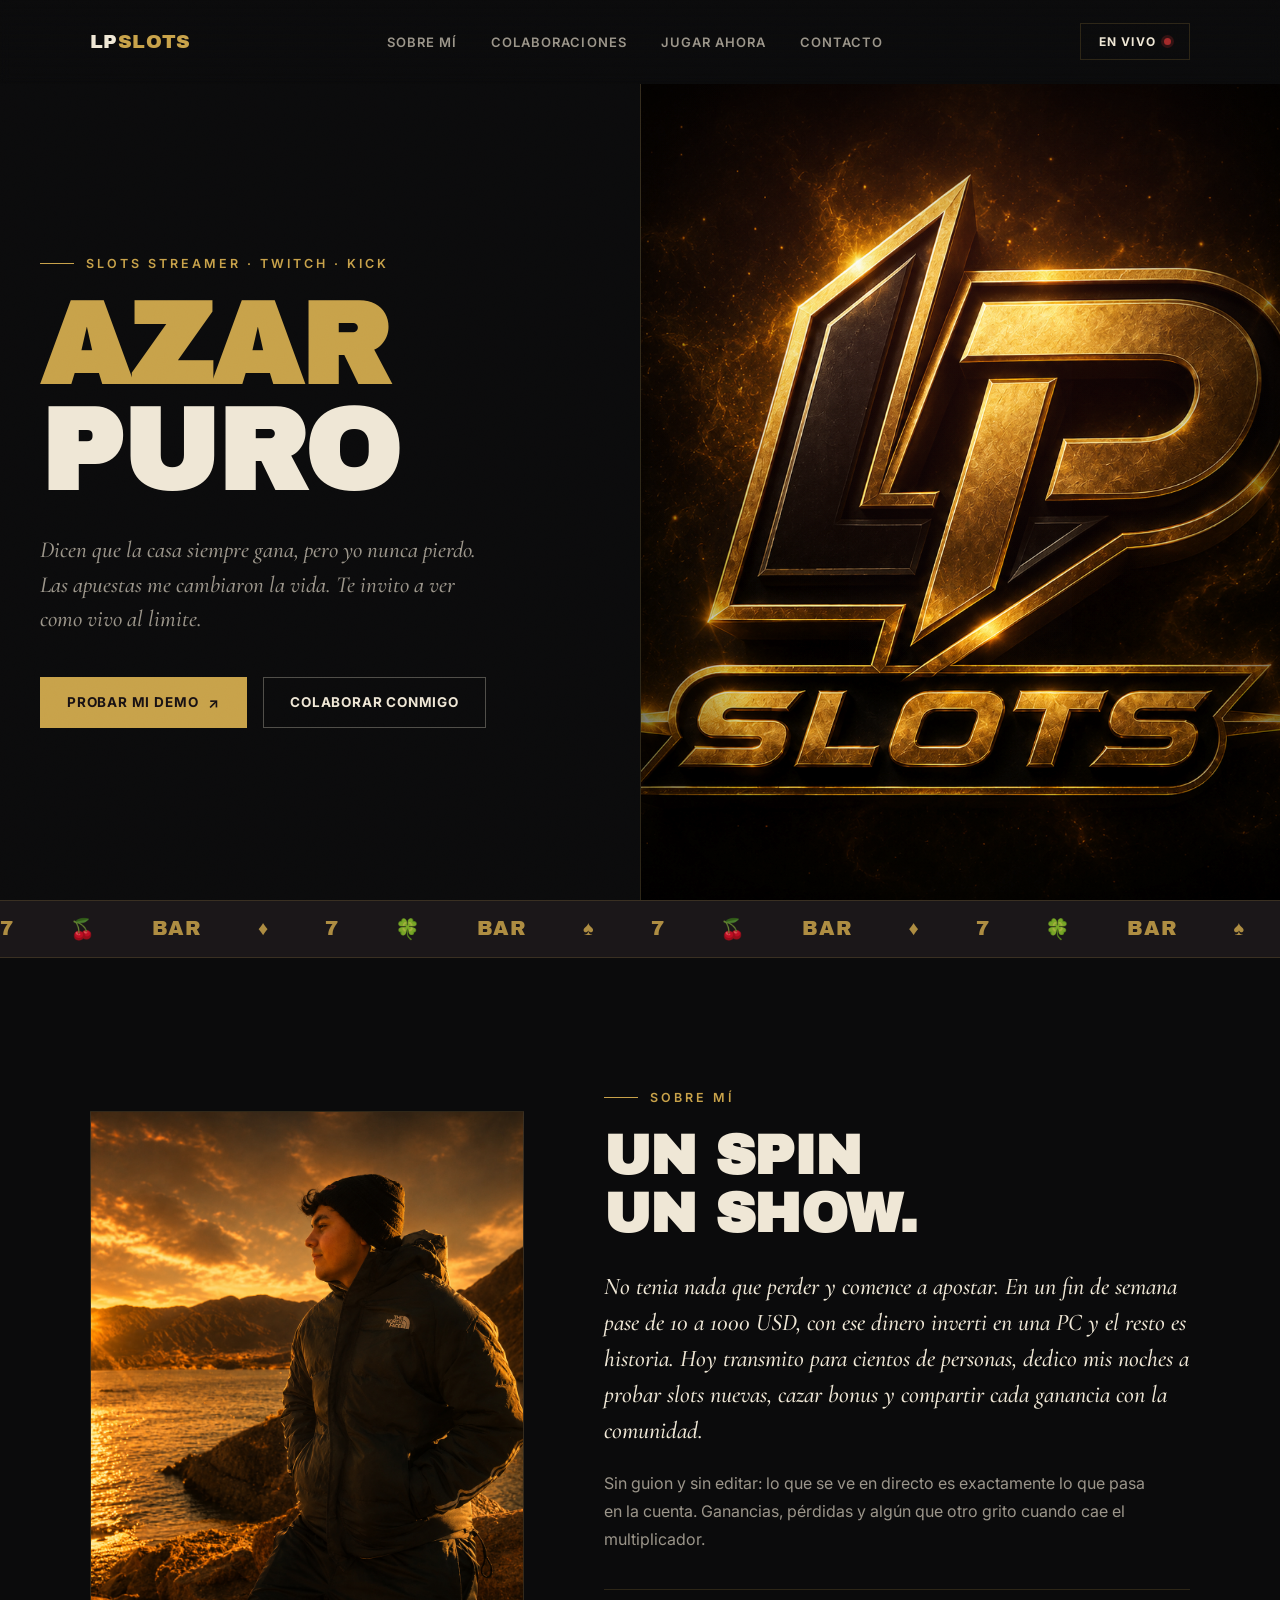
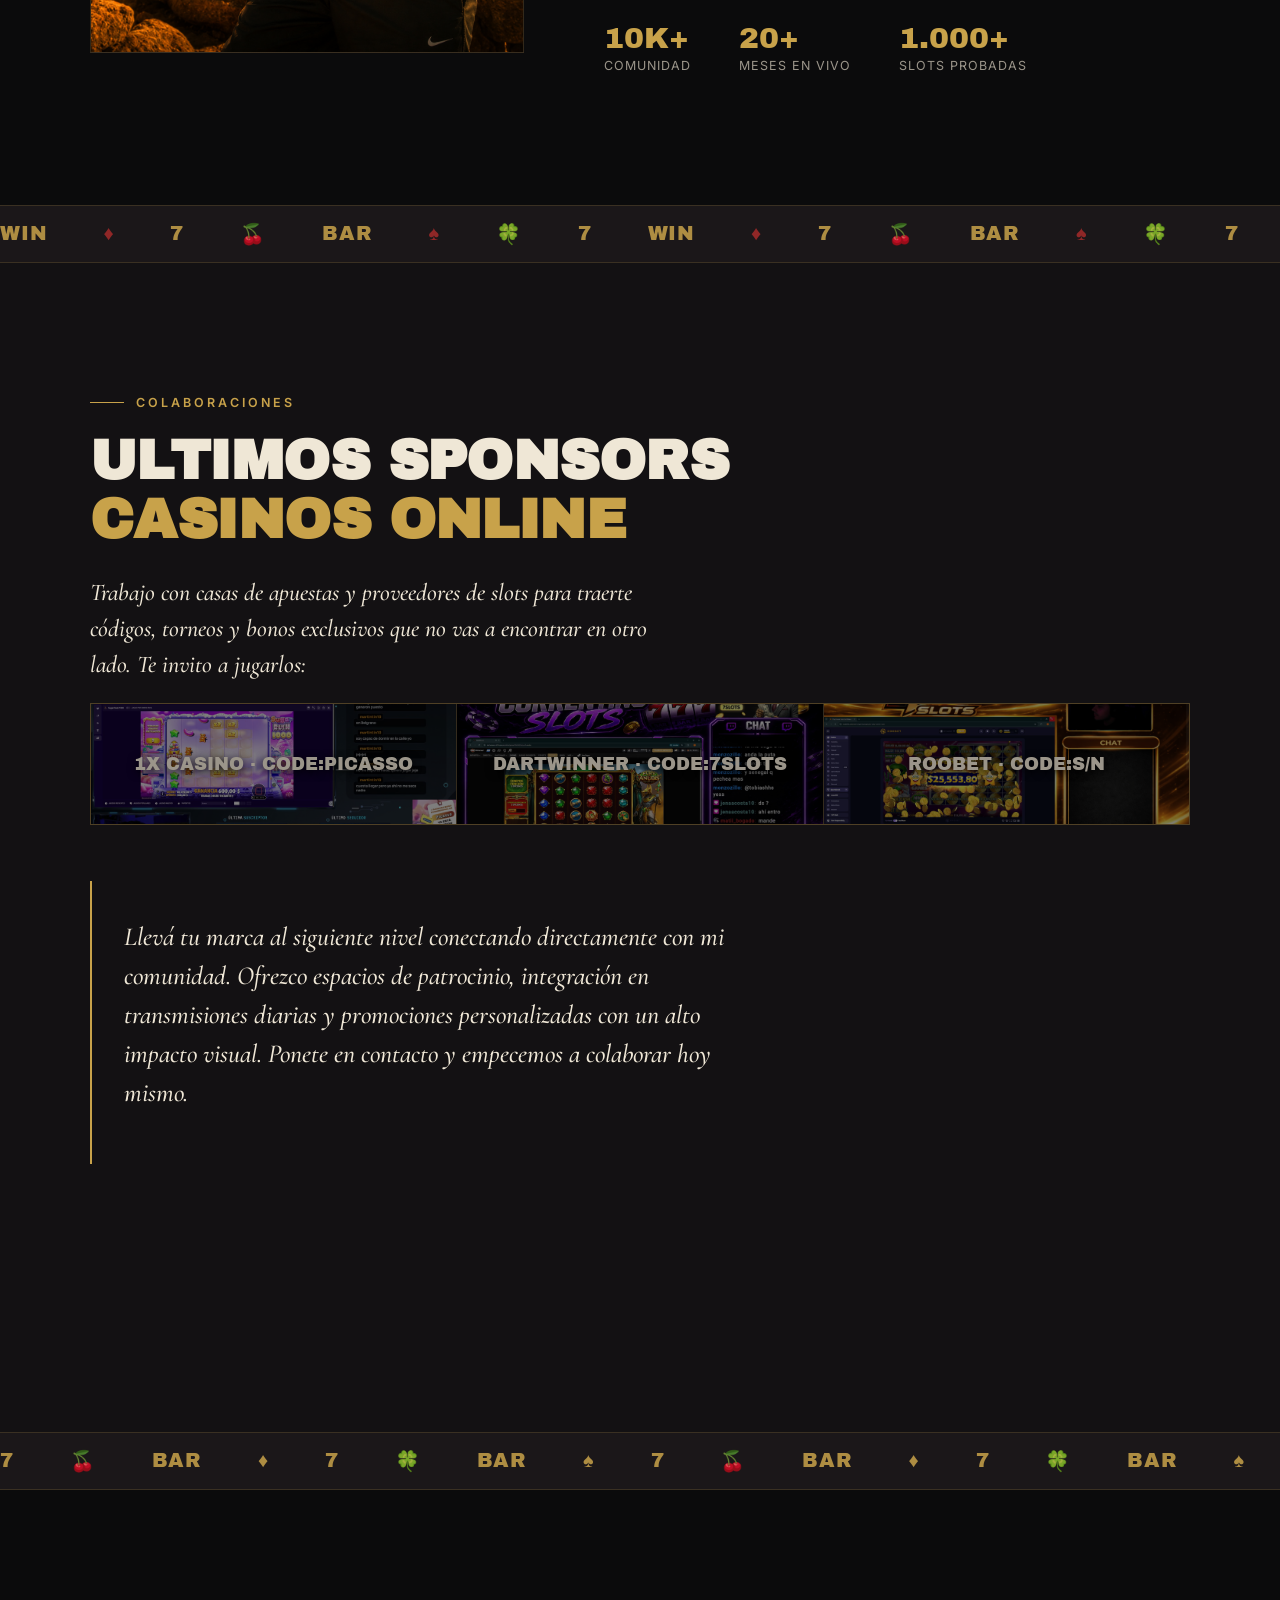
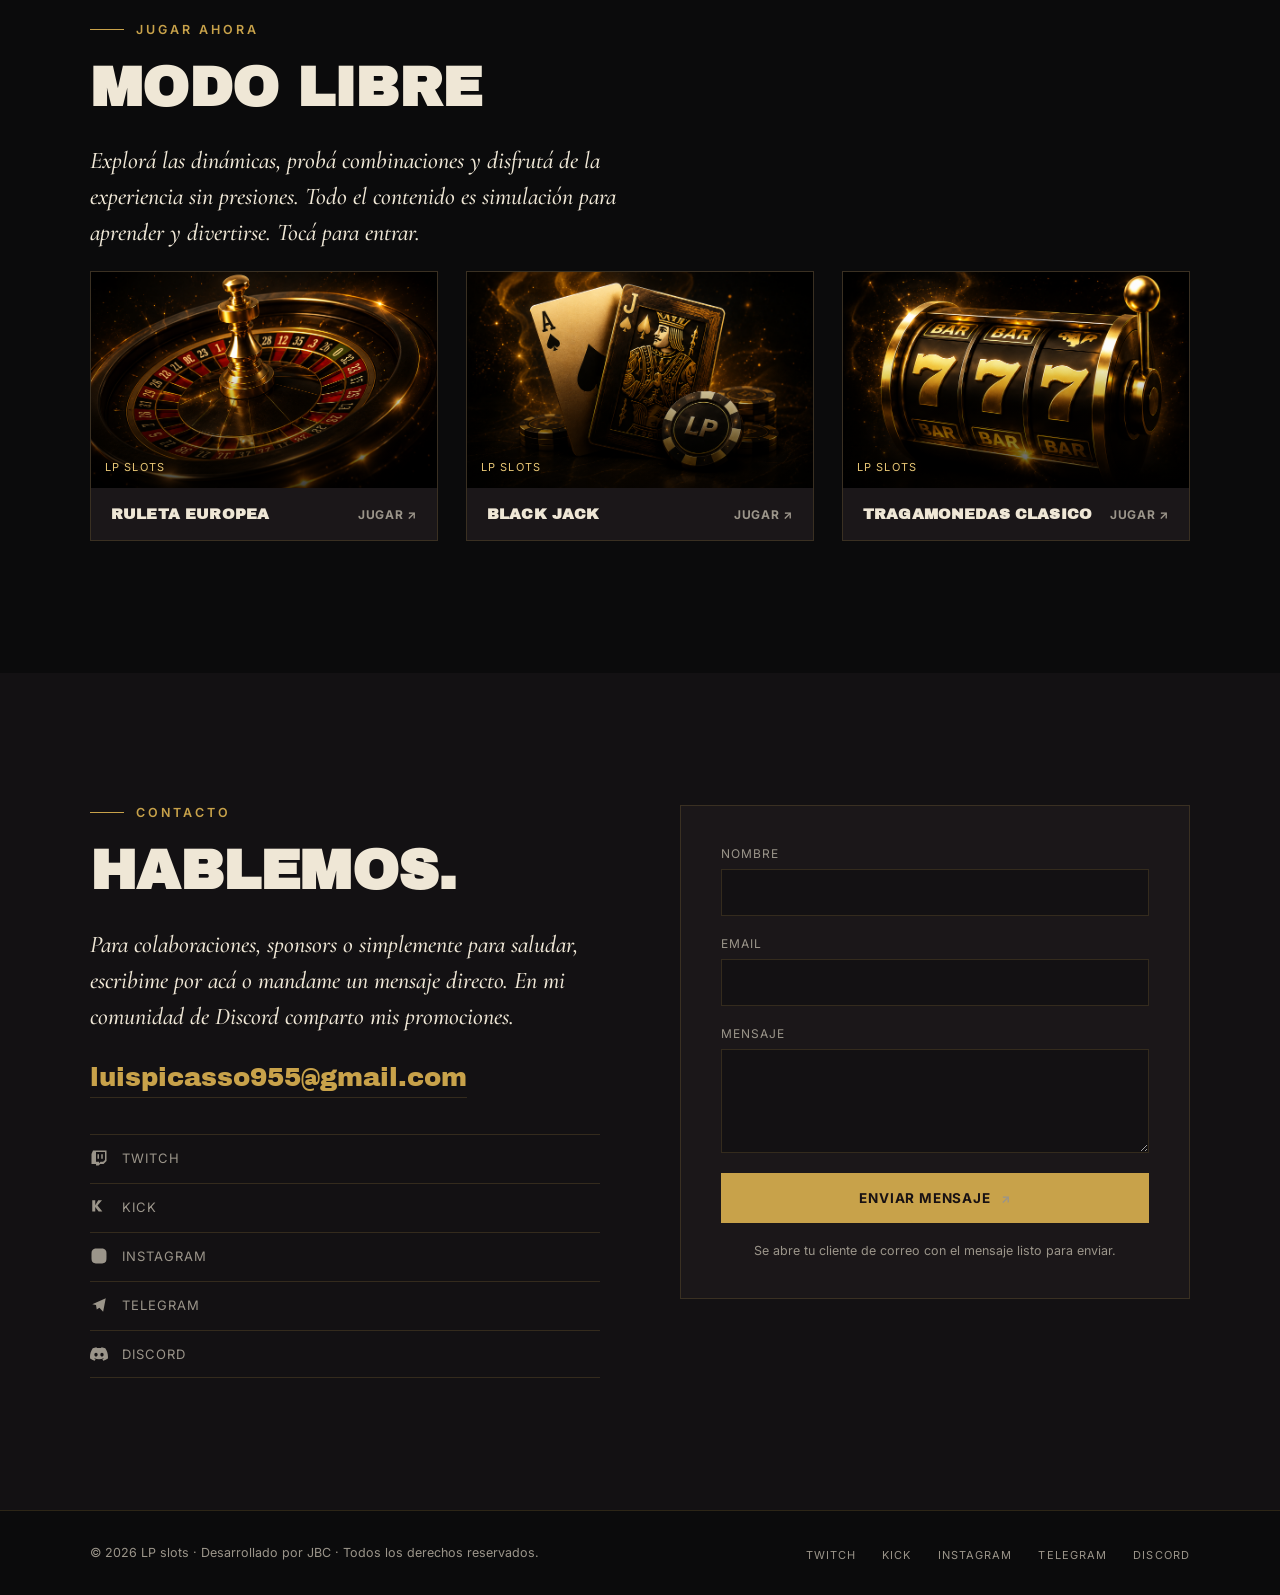
<file: index.html>
<!DOCTYPE html>
<html lang="es">

<head>
  <meta charset="UTF-8">
  <meta name="viewport" content="width=device-width, initial-scale=1.0">
  <title>LP — Streamer de Slots</title>
  <meta name="description"
    content="Página oficial de LP. Streams de slots en vivo, colaboraciones con casinos y códigos exclusivos de bonos.">

  <link rel="preconnect" href="https://fonts.googleapis.com">
  <link rel="preconnect" href="https://fonts.gstatic.com" crossorigin>
  <link
    href="https://fonts.googleapis.com/css2?family=Archivo+Black&family=Cormorant+Garamond:ital,wght@0,500;1,500;1,600&family=Inter:wght@400;500;600;700&display=swap"
    rel="stylesheet">

  <link rel="stylesheet" href="styles.css">
</head>

<body>

  <!-- decorative grain / vignette overlay -->
  <div class="noise" aria-hidden="true"></div>

  <!-- ============ NAV ============ -->
  <header class="nav" id="nav">
    <div class="nav-inner">
      <a href="#top" class="nav-logo">LP<span>SLOTS</span></a>

      <nav class="nav-links" id="navLinks">
        <a href="#sobre-mi" data-nav>Sobre mí</a>
        <a href="#colaboraciones" data-nav>Colaboraciones</a>
        <a href="#jugar" data-nav>Jugar ahora</a>
        <a href="#contacto" data-nav>Contacto</a>
      </nav>

      <a href="https://kick.com/picassoslots" class="nav-cta">
        En vivo <span class="dot" aria-hidden="true"></span>
      </a>

      <button class="nav-toggle" id="navToggle" aria-label="Abrir menú" aria-expanded="false" aria-controls="navLinks">
        <span></span><span></span><span></span>
      </button>
    </div>
  </header>

  <!-- ============ HERO ============ -->
  <section class="hero" id="top">
    <div class="hero-content">
      <p class="eyebrow"><span class="eyebrow-line" aria-hidden="true"></span>Slots Streamer · Twitch · Kick</p>
      <h1 class="hero-title">
        <span class="dor">AZAR</span><br><span>PURO</span>
      </h1>
      <p class="hero-tagline">Dicen que la casa siempre gana, pero yo nunca pierdo. Las apuestas me cambiaron la vida.
        Te invito a ver como vivo al limite.
      </p>
      <div class="hero-actions">
        <a href="#jugar" class="btn btn-gold">PROBAR MI DEMO<span aria-hidden="true">↗</span></a>
        <a href="#colaboraciones" class="btn btn-ghost">Colaborar conmigo</a>
      </div>
    </div>

    <div class="hero-photo">
      <video autoplay muted loop playsinline poster="img/lp.png">
        <source src="img/lp-hero.mp4" type="video/mp4">
      </video>
      <div class="hero-photo-glow" aria-hidden="true"></div>
    </div>
  </section>

  <!-- reel ticker divider -->
  <div class="ticker" aria-hidden="true">
    <div class="ticker-track">
      <span>7</span><span>🍒</span><span>BAR</span><span>♦</span><span>7</span><span>🍀</span><span>BAR</span><span>♠</span>
      <span>7</span><span>🍒</span><span>BAR</span><span>♦</span><span>7</span><span>🍀</span><span>BAR</span><span>♠</span>
      <span>7</span><span>🍒</span><span>BAR</span><span>♦</span><span>7</span><span>🍀</span><span>BAR</span><span>♠</span>
      <span>7</span><span>🍒</span><span>BAR</span><span>♦</span><span>7</span><span>🍀</span><span>BAR</span><span>♠</span>
    </div>
  </div>

  <!-- ============ SOBRE MÍ ============ -->
  <section class="section" id="sobre-mi">
    <div class="section-inner about-grid">

      <div class="about-photo-frame reveal">
        <img src="img/pica.png" alt="pica">
      </div>

      <div class="about-copy reveal">
        <p class="eyebrow"><span class="eyebrow-line" aria-hidden="true"></span>Sobre mí</p>
        <h2 class="section-title">Un spin<br>Un show.</h2>
        <p class="lede">No tenia nada que perder y comence a apostar. En un fin de semana pase de 10 a 1000 USD, con
          ese dinero inverti en una PC y el resto es historia. Hoy transmito para cientos de personas, dedico mis
          noches a probar slots nuevas, cazar bonus y compartir cada ganancia con la comunidad.</p>
        <p class="body-text">Sin guion y sin editar: lo que se ve en directo es exactamente lo que pasa en la
          cuenta. Ganancias, pérdidas y algún que otro grito cuando cae el multiplicador.</p>

        <div class="stat-row">
          <div class="stat">
            <span class="stat-num">10K+</span>
            <span class="stat-label">Comunidad</span>
          </div>
          <div class="stat">
            <span class="stat-num">20+</span>
            <span class="stat-label">Meses en vivo</span>
          </div>
          <div class="stat">
            <span class="stat-num">1.000+</span>
            <span class="stat-label">Slots probadas</span>
          </div>
        </div>
      </div>

    </div>
  </section>

  <div class="ticker ticker-reverse" aria-hidden="true">
    <div class="ticker-track">
      <span>WIN</span><span>♦</span><span>7</span><span>🍒</span><span>BAR</span><span>♠</span><span>🍀</span><span>7</span>
      <span>WIN</span><span>♦</span><span>7</span><span>🍒</span><span>BAR</span><span>♠</span><span>🍀</span><span>7</span>
      <span>WIN</span><span>♦</span><span>7</span><span>🍒</span><span>BAR</span><span>♠</span><span>🍀</span><span>7</span>
      <span>WIN</span><span>♦</span><span>7</span><span>🍒</span><span>BAR</span><span>♠</span><span>🍀</span><span>7</span>
    </div>
  </div>

  <!-- ============ COLABORACIONES ============ -->
  <section class="section section-alt" id="colaboraciones">
    <div class="section-inner">
      <p class="eyebrow"><span class="eyebrow-line" aria-hidden="true"></span>colaboraciones</p>
      <h2 class="section-title">Ultimos sponsors<br> <span class="dor">casinos online</span> </h2>
      <p class="lede lede-narrow">Trabajo con casas de apuestas y proveedores de slots para traerte códigos, torneos y
        bonos exclusivos que no vas a encontrar en otro lado. Te invito a jugarlos:</p>

      <div class="brand-grid reveal">
        <a class="brand-card" href="https://1xcasino-ar.com/es" target="_blank" rel="noopener">
          <img src="img/1x.png" alt="1x">
          <span>1X CASINO · CODE:PICASSO</span>
        </a>
        <a class="brand-card" href="https://dartwinner-3214.pro/es" target="_blank" rel="noopener">
          <img src="img/dw.png" alt="dartwinner">
          <span>DARTWINNER · CODE:7SLOTS</span>
        </a>
        <a class="brand-card" href="https://roobet.com/es" target="_blank" rel="noopener">
          <img src="img/ro.png" alt="roobet">
          <span>ROOBET · CODE:S/N </span>
        </a>
      </div>

      <blockquote class="quote reveal">
        <p>Llevá tu marca al siguiente nivel conectando directamente con mi comunidad. Ofrezco espacios de patrocinio,
          integración
          en transmisiones diarias y promociones personalizadas con un alto impacto visual. Ponete en contacto y
          empecemos a
          colaborar hoy mismo.</p>
      </blockquote>

      <div class="cta-inline reveal">
        <p>¿Tenés una marca y querés una colaboración?</p>
        <div class="cta-buttons">
          <a href="doc/lp.docx" target="_blank" rel="noopener" class="btn btn-ghost">
            Referencia <span aria-hidden="true">↗</span>
          </a>
          <a href="#contacto" class="btn btn-red">Propuesta <span aria-hidden="true">↗</span></a>
        </div>
      </div>
    </div>
  </section>

  <div class="ticker" aria-hidden="true">
    <div class="ticker-track">
      <span>7</span><span>🍒</span><span>BAR</span><span>♦</span><span>7</span><span>🍀</span><span>BAR</span><span>♠</span>
      <span>7</span><span>🍒</span><span>BAR</span><span>♦</span><span>7</span><span>🍀</span><span>BAR</span><span>♠</span>
      <span>7</span><span>🍒</span><span>BAR</span><span>♦</span><span>7</span><span>🍀</span><span>BAR</span><span>♠</span>
      <span>7</span><span>🍒</span><span>BAR</span><span>♦</span><span>7</span><span>🍀</span><span>BAR</span><span>♠</span>
    </div>
  </div>

  <!-- ============ JUGAR AHORA ============ -->
  <section class="section" id="jugar">
    <div class="section-inner">
      <p class="eyebrow"><span class="eyebrow-line" aria-hidden="true"></span>Jugar ahora</p>
      <h2 class="section-title">MODO LIBRE</h2>
      <p class="lede lede-narrow">Explorá las dinámicas, probá combinaciones y disfrutá de la experiencia sin presiones.
        Todo el contenido es simulación
        para aprender y divertirse. Tocá para entrar.</p>

      <!--
      REEMPLAZAR: cada .game-card tiene una imagen de fondo vía style="--thumb:url(...)".
      Cambiá la URL por la imagen del juego y el link href por tu enlace de afiliado.
    -->
      <div class="game-grid">

        <a class="game-card reveal" href="ruleta-creditos.html">
          <div class="game-thumb game-thumb--a" style="background-image:url('img/rul.png');">
            <span class="game-provider">LP SLOTS</span>
          </div>
          <div class="game-info">
            <h3>Ruleta Europea</h3>
            <span class="game-play">Jugar <span aria-hidden="true">↗</span></span>
          </div>
        </a>

        <a class="game-card reveal" href="blackjack.html">
          <div class="game-thumb game-thumb--b" style="background-image: url('img/bj.png');">
            <span class="game-provider">LP SLOTS</span>
          </div>
          <div class="game-info">
            <h3>Black Jack</h3>
            <span class="game-play">Jugar <span aria-hidden="true">↗</span></span>
          </div>
        </a>

        <a class="game-card reveal" href="machine.html">
          <div class="game-thumb game-thumb--c" style="background-image: url('img/tr.png');">
            <span class="game-provider">LP SLOTS</span>
          </div>
          <div class="game-info">
            <h3>Tragamonedas Clasico</h3>
            <span class="game-play">Jugar <span aria-hidden="true">↗</span></span>
          </div>
        </a>

      </div>
    </div>
  </section>

  <!-- ============ CONTACTO ============ -->
  <section class="section section-alt" id="contacto">
    <div class="section-inner contact-grid">

      <div class="contact-copy reveal">
        <p class="eyebrow"><span class="eyebrow-line" aria-hidden="true"></span>Contacto</p>
        <h2 class="section-title">Hablemos.</h2>
        <p class="lede">Para colaboraciones, sponsors o simplemente para saludar, escribime por acá o mandame un mensaje
          directo. En mi comunidad de Discord comparto mis promociones.</p>

        <a class="contact-email" href="mailto:luispicasso955@gmail.com">luispicasso955@gmail.com</a>

        <ul class="social-list">
          <li><a href="https://www.twitch.tv/correntinoslots" aria-label="Twitch"><svg viewBox="0 0 24 24">
                <path
                  d="M4 2 2 6.5V20h6v2h3.5l2-2H18l4-4V2H4Zm2 2h14v10.5l-2.5 2.5H14l-2 2v-2H8V4Zm4 3v6h2V7h-2Zm5 0v6h2V7h-2Z" />
              </svg><span>Twitch</span></a></li>

          <li><a href="https://kick.com/picassoslots" aria-label="Kick"><svg viewBox="0 0 24 24">
                <path d="M3 3h4v6.5L11 3h5l-6 7 6.5 8h-5L7 12v6H3V3Z" />
              </svg><span>Kick</span></a></li>

          <li><a href="https://www.instagram.com/_luis.picasso/" aria-label="Instagram"><svg viewBox="0 0 24 24">
                <path
                  d="M12 2c2.7 0 3.06.01 4.12.06 1.06.05 1.79.22 2.43.47.66.26 1.22.6 1.77 1.16.55.55.9 1.11 1.16 1.77.25.64.42 1.37.47 2.43.05 1.06.06 1.42.06 4.11 0 2.7-.01 3.06-.06 4.12-.05 1.06-.22 1.79-.47 2.43-.26.66-.61 1.22-1.16 1.77-.55.55-1.11.9-1.77 1.16-.64.25-1.37.42-2.43.47-1.06.05-1.42.06-4.12.06-2.69 0-3.06-.01-4.12-.06-1.06-.05-1.79-.22-2.43-.47a4.9 4.9 0 0 1-1.77-1.16 4.9 4.9 0 0 1-1.16-1.77c-.25-.64-.42-1.37-.47-2.43C2.01 15.06 2 14.7 2 12c0-2.69.01-3.06.06-4.12.05-1.06.22-1.79.47-2.43.26-.66.6-1.22 1.16-1.77A4.9 4.9 0 0 1 5.45 2.53c.64-.25 1.37-.42 2.43-.47C8.94 2.01 9.3 2 12 2Zm0 5a5 5 0 1 1 0 10 5 5 0 0 1 0-10Zm0 2a3 3 0 1 0 0 6 3 3 0 0 0 0-6Zm5.2-2.7a1.2 1.2 0 1 1 0 2.4 1.2 1.2 0 0 1 0-2.4Z" />
              </svg><span>Instagram</span></a></li>

          <li><a href="https://t.me/luispicasso19" aria-label="Telegram"><svg viewBox="0 0 24 24">
                <path d="M3 11 21 3l-3.5 18-5-5.5L9 18l-1-6-5-1Z" />
              </svg><span>Telegram</span></a></li>

          <li><a href="https://discord.com/invite/tVZgpkadK" aria-label="Discord"><svg viewBox="0 0 24 24">
                <path
                  d="M20.317 4.37a19.79 19.79 0 0 0-4.885-1.515.074.074 0 0 0-.079.037c-.211.375-.445.865-.608 1.25a18.27 18.27 0 0 0-5.487 0 12.64 12.64 0 0 0-.618-1.25.077.077 0 0 0-.079-.037A19.736 19.736 0 0 0 3.677 4.37a.07.07 0 0 0-.032.028C.533 9.046-.319 13.58.099 18.058a.082.082 0 0 0 .031.056 19.9 19.9 0 0 0 5.993 3.03.078.078 0 0 0 .084-.028 14.2 14.2 0 0 0 1.226-1.994.076.076 0 0 0-.042-.106 13.1 13.1 0 0 1-1.872-.892.077.077 0 0 1-.008-.128c.126-.094.252-.192.372-.291a.074.074 0 0 1 .078-.01c3.927 1.793 8.18 1.793 12.061 0a.074.074 0 0 1 .079.01c.12.099.246.198.373.292a.077.077 0 0 1-.007.128 12.3 12.3 0 0 1-1.873.891.077.077 0 0 0-.041.107c.36.698.772 1.363 1.225 1.993a.076.076 0 0 0 .084.029 19.84 19.84 0 0 0 6.002-3.03.077.077 0 0 0 .032-.055c.5-5.177-.838-9.674-3.548-13.66a.061.061 0 0 0-.031-.03ZM8.02 15.33c-1.183 0-2.157-1.086-2.157-2.42 0-1.332.955-2.418 2.157-2.418 1.21 0 2.175 1.095 2.156 2.419 0 1.333-.955 2.419-2.156 2.419Zm7.975 0c-1.183 0-2.157-1.086-2.157-2.42 0-1.332.955-2.418 2.157-2.418 1.21 0 2.175 1.095 2.156 2.419 0 1.333-.946 2.419-2.156 2.419Z" />
              </svg><span>Discord</span></a></li>
        </ul>
      </div>

      <form class="contact-form reveal" id="contactForm">
        <label>
          <span>Nombre</span>
          <input type="text" name="nombre" required autocomplete="name">
        </label>
        <label>
          <span>Email</span>
          <input type="email" name="email" required autocomplete="email">
        </label>
        <label>
          <span>Mensaje</span>
          <textarea name="mensaje" rows="4" required></textarea>
        </label>
        <button type="submit" class="btn btn-gold btn-full">Enviar mensaje <span aria-hidden="true">↗</span></button>
        <p class="form-note">Se abre tu cliente de correo con el mensaje listo para enviar.</p>
      </form>

    </div>
  </section>

  <!-- ============ FOOTER ============ -->
  <footer class="footer">
    <div class="footer-inner">
      <p>© <span id="year"></span> LP slots · Desarrollado por JBC · Todos los derechos reservados.</p>
      <ul class="footer-social">
        <li><a href="https://www.twitch.tv/correntinoslots">Twitch</a></li>
        <li><a href="https://kick.com/picassoslots">Kick</a></li>
        <li><a href="https://www.instagram.com/_luis.picasso/">Instagram</a></li>
        <li><a href="https://t.me/luispicasso19">Telegram</a></li>
        <li><a href="https://discord.com/invite/tVZgpkadK">Discord</a></li>
      </ul>
    </div>
  </footer>

  <script src="script.js"></script>
</body>

</html>
</file>
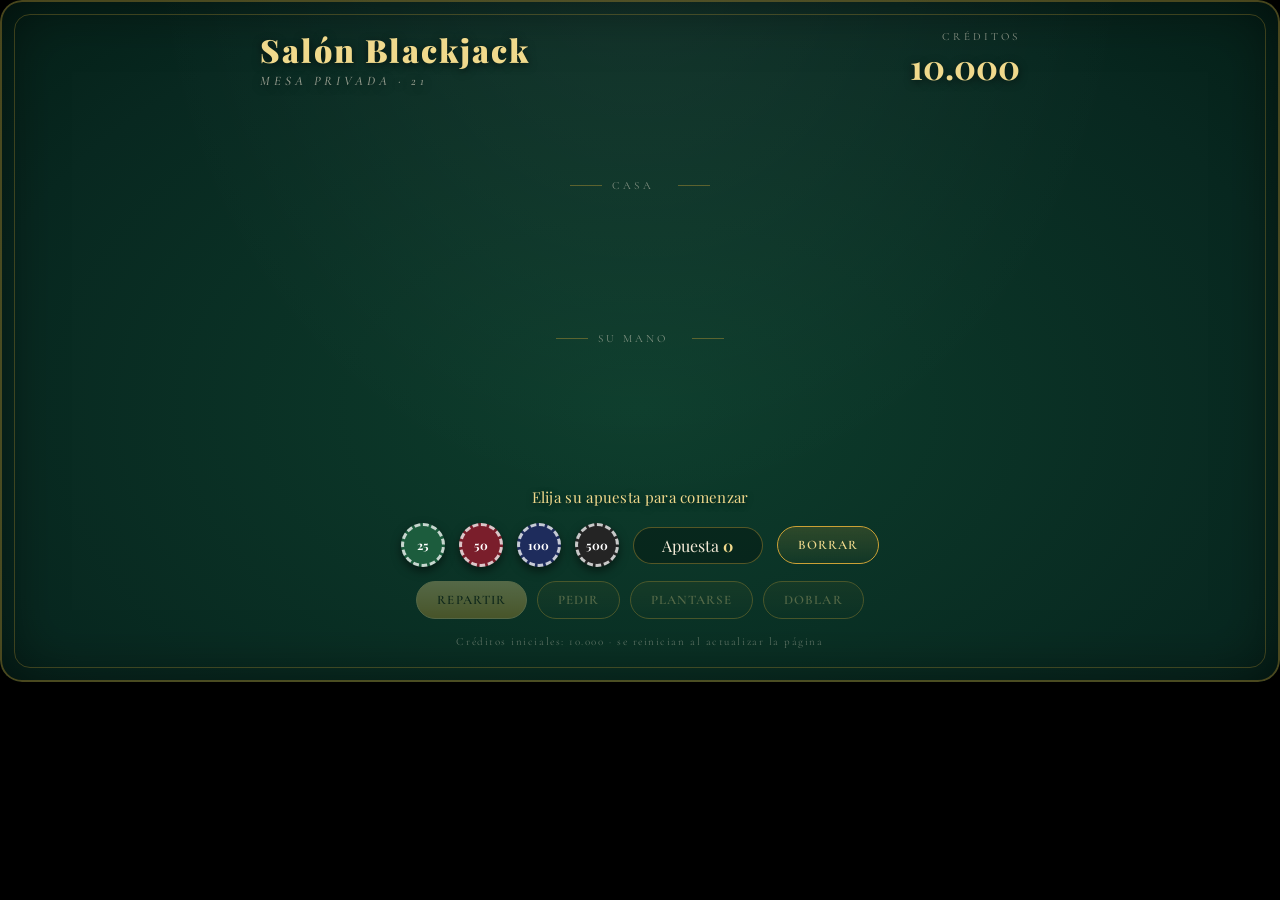
<file: blackjack.html>
<!DOCTYPE html>
<html lang="es">
<head>
<meta charset="UTF-8">
<title>Blackjack de Salón</title>
<meta name="viewport" content="width=device-width, initial-scale=1.0">
<link href="https://fonts.googleapis.com/css2?family=Playfair+Display:wght@600;700;900&family=Cormorant+Garamond:ital,wght@0,500;0,600;1,500&display=swap" rel="stylesheet">
<style>
  :root{
    --felt-1:#0d3d2c;
    --felt-2:#082820;
    --felt-edge:#052018;
    --gold:#cba135;
    --gold-light:#f0d98c;
    --cream:#f3ead7;
    --card-face:#fbf8f1;
    --suit-red:#a8202a;
    --suit-black:#161616;
    --shadow:rgba(0,0,0,.45);
  }
  *{box-sizing:border-box;}
  html,body{
    margin:0;padding:0;
    width:100%;height:100%;
    font-family:'Cormorant Garamond',serif;
    background:#000;
  }
  .bj-wrap{
    position:relative;
    width:100%;
    min-height:640px;
    padding:28px 18px 34px;
    background:
      radial-gradient(ellipse at 50% -10%, rgba(255,255,255,.05), transparent 55%),
      radial-gradient(ellipse at 50% 60%, var(--felt-1), var(--felt-2) 75%, var(--felt-edge) 100%);
    border-radius:22px;
    box-shadow:
      inset 0 0 0 2px rgba(203,161,53,.35),
      inset 0 0 60px rgba(0,0,0,.55),
      0 20px 50px rgba(0,0,0,.6);
    overflow:hidden;
    color:var(--cream);
    display:flex;
    flex-direction:column;
    align-items:center;
  }
  .bj-wrap::before{
    content:"";
    position:absolute;
    inset:14px;
    border:1px solid rgba(203,161,53,.28);
    border-radius:16px;
    pointer-events:none;
  }

  /* Top bar: title + credits */
  .bj-top{
    width:100%;
    max-width:760px;
    display:flex;
    justify-content:space-between;
    align-items:flex-end;
    margin-bottom:10px;
    z-index:3;
  }
  .bj-title{
    font-family:'Playfair Display',serif;
    font-weight:900;
    letter-spacing:.06em;
    font-size:clamp(22px,3.4vw,32px);
    color:var(--gold-light);
    text-shadow:0 2px 8px rgba(0,0,0,.6);
    margin:0;
  }
  .bj-title span{
    display:block;
    font-family:'Cormorant Garamond',serif;
    font-style:italic;
    font-weight:500;
    font-size:13px;
    letter-spacing:.3em;
    color:rgba(243,234,215,.6);
    text-transform:uppercase;
    margin-top:2px;
  }
  .bj-credits{
    text-align:right;
  }
  .bj-credits .label{
    display:block;
    font-size:11px;
    letter-spacing:.28em;
    text-transform:uppercase;
    color:rgba(243,234,215,.55);
  }
  .bj-credits .amount{
    font-family:'Playfair Display',serif;
    font-weight:700;
    font-size:clamp(24px,4vw,34px);
    color:var(--gold-light);
    text-shadow:0 2px 8px rgba(0,0,0,.6);
    transition:color .25s ease;
  }
  .bj-credits .amount.flash-win{color:#8fe3a3;}
  .bj-credits .amount.flash-lose{color:#e37a7a;}

  /* Arc like the reference table */
  .bj-arc{
    position:relative;
    width:100%;
    max-width:640px;
    text-align:center;
    margin-top:6px;
    z-index:2;
  }
  .bj-arc svg{width:100%;height:60px;display:block;}
  .bj-arc-text{
    font-family:'Playfair Display',serif;
    font-weight:700;
    font-size:13px;
    letter-spacing:.22em;
    fill:var(--gold);
    text-transform:uppercase;
  }
  .bj-arc-sub{
    font-family:'Cormorant Garamond',serif;
    font-style:italic;
    font-size:10.5px;
    letter-spacing:.15em;
    fill:rgba(243,234,215,.55);
  }

  /* Dealer / player zones */
  .bj-zone{
    width:100%;
    max-width:640px;
    display:flex;
    flex-direction:column;
    align-items:center;
    z-index:2;
  }
  .bj-zone-label{
    font-size:11px;
    letter-spacing:.28em;
    text-transform:uppercase;
    color:rgba(243,234,215,.5);
    margin:14px 0 8px;
    display:flex;
    align-items:center;
    gap:10px;
  }
  .bj-zone-label::before,.bj-zone-label::after{
    content:"";
    width:32px;height:1px;
    background:rgba(203,161,53,.4);
  }
  .bj-score{
    font-family:'Playfair Display',serif;
    color:var(--gold-light);
    font-weight:700;
    margin-left:4px;
  }
  .bj-hand{
    min-height:118px;
    display:flex;
    justify-content:center;
    align-items:center;
    gap:-18px;
  }

  .bj-card{
    width:74px;height:104px;
    background:var(--card-face);
    border-radius:8px;
    box-shadow:0 6px 14px var(--shadow), 0 0 0 1px rgba(0,0,0,.08);
    margin-left:-24px;
    display:flex;
    flex-direction:column;
    justify-content:space-between;
    padding:6px 7px;
    font-family:'Playfair Display',serif;
    font-weight:700;
    position:relative;
    transform:translateY(14px) rotate(0deg);
    opacity:0;
    animation:bjDeal .38s ease forwards;
  }
  .bj-card:first-child{margin-left:0;}
  .bj-card .rank-top{font-size:17px;line-height:1;}
  .bj-card .suit-mid{
    font-size:26px;
    align-self:center;
  }
  .bj-card .rank-bot{
    font-size:17px;
    line-height:1;
    align-self:flex-end;
    transform:rotate(180deg);
  }
  .bj-card.red{color:var(--suit-red);}
  .bj-card.black{color:var(--suit-black);}
  .bj-card.back{
    background:
      repeating-linear-gradient(45deg, #0d3d2c 0 6px, #0a3324 6px 12px);
    border:2px solid var(--gold);
  }
  @keyframes bjDeal{
    to{transform:translateY(0) rotate(0deg); opacity:1;}
  }

  /* Chips + bet controls */
  .bj-table-bottom{
    width:100%;
    max-width:640px;
    display:flex;
    flex-direction:column;
    align-items:center;
    margin-top:16px;
    z-index:2;
  }
  .bj-msg{
    min-height:26px;
    font-family:'Playfair Display',serif;
    font-size:15px;
    letter-spacing:.02em;
    color:var(--gold-light);
    text-align:center;
    text-shadow:0 2px 6px rgba(0,0,0,.5);
    margin-bottom:10px;
  }
  .bj-bet-row{
    display:flex;
    align-items:center;
    gap:14px;
    margin-bottom:14px;
    flex-wrap:wrap;
    justify-content:center;
  }
  .chip{
    width:44px;height:44px;
    border-radius:50%;
    display:flex;
    align-items:center;
    justify-content:center;
    font-family:'Playfair Display',serif;
    font-weight:700;
    font-size:12px;
    color:#fff;
    cursor:pointer;
    border:3px dashed rgba(255,255,255,.75);
    box-shadow:0 4px 10px rgba(0,0,0,.5);
    transition:transform .15s ease;
    user-select:none;
  }
  .chip:hover{transform:translateY(-4px);}
  .chip:active{transform:translateY(-1px);}
  .chip[data-v="25"]{background:#1c5c3d;}
  .chip[data-v="50"]{background:#7a1e2b;}
  .chip[data-v="100"]{background:#1e2c5c;}
  .chip[data-v="500"]{background:#242424;}

  .bj-bet-display{
    font-family:'Playfair Display',serif;
    font-size:16px;
    color:var(--cream);
    background:rgba(0,0,0,.28);
    border:1px solid rgba(203,161,53,.4);
    border-radius:20px;
    padding:7px 18px;
    min-width:130px;
    text-align:center;
  }
  .bj-bet-display b{color:var(--gold-light);}

  .bj-actions{
    display:flex;
    gap:10px;
    flex-wrap:wrap;
    justify-content:center;
  }
  .bj-btn{
    font-family:'Cormorant Garamond',serif;
    font-weight:600;
    letter-spacing:.08em;
    text-transform:uppercase;
    font-size:13px;
    padding:10px 20px;
    border-radius:22px;
    border:1px solid var(--gold);
    background:linear-gradient(180deg, rgba(203,161,53,.18), rgba(203,161,53,.04));
    color:var(--gold-light);
    cursor:pointer;
    transition:all .18s ease;
  }
  .bj-btn:hover:not(:disabled){
    background:var(--gold);
    color:#1a1204;
    box-shadow:0 4px 14px rgba(203,161,53,.4);
  }
  .bj-btn:disabled{
    opacity:.32;
    cursor:not-allowed;
  }
  .bj-btn.primary{
    background:linear-gradient(180deg, var(--gold-light), var(--gold));
    color:#1a1204;
    border-color:var(--gold-light);
  }
  .bj-btn.primary:hover:not(:disabled){
    box-shadow:0 4px 16px rgba(240,217,140,.5);
  }

  .bj-footnote{
    margin-top:16px;
    font-size:11px;
    letter-spacing:.14em;
    color:rgba(243,234,215,.35);
    text-align:center;
  }

  @media (max-width:480px){
    .bj-card{width:58px;height:82px;padding:5px;}
    .bj-card .rank-top,.bj-card .rank-bot{font-size:13px;}
    .bj-card .suit-mid{font-size:20px;}
    .bj-hand{min-height:92px;}
  }
</style>
</head>
<body>

<div class="bj-wrap">

  <div class="bj-top">
    <h1 class="bj-title">Salón&nbsp;Blackjack<span>Mesa privada · 21</span></h1>
    <div class="bj-credits">
      <span class="label">Créditos</span>
      <span class="amount" id="credits">10.000</span>
    </div>
  </div>

  <div class="bj-arc">
    <svg viewBox="0 0 640 60" preserveAspectRatio="xMidYMid meet">
      <path id="arcPath" d="M 30 10 A 300 300 0 0 0 610 10" fill="none"/>
      <text class="bj-arc-text">
        <textPath href="#arcPath" startOffset="50%" text-anchor="middle">Blackjack paga 3 a 2</textPath>
      </text>
    </svg>
  </div>

  <div class="bj-zone">
    <div class="bj-zone-label">Casa <span class="bj-score" id="dealerScore"></span></div>
    <div class="bj-hand" id="dealerHand"></div>
  </div>

  <div class="bj-zone">
    <div class="bj-zone-label">Su mano <span class="bj-score" id="playerScore"></span></div>
    <div class="bj-hand" id="playerHand"></div>
  </div>

  <div class="bj-table-bottom">
    <div class="bj-msg" id="msg">Elija su apuesta para comenzar</div>

    <div class="bj-bet-row" id="chipRow">
      <div class="chip" data-v="25">25</div>
      <div class="chip" data-v="50">50</div>
      <div class="chip" data-v="100">100</div>
      <div class="chip" data-v="500">500</div>
      <div class="bj-bet-display">Apuesta&nbsp;<b id="betAmount">0</b></div>
      <button class="bj-btn" id="clearBet">Borrar</button>
    </div>

    <div class="bj-actions">
      <button class="bj-btn primary" id="dealBtn">Repartir</button>
      <button class="bj-btn" id="hitBtn" disabled>Pedir</button>
      <button class="bj-btn" id="standBtn" disabled>Plantarse</button>
      <button class="bj-btn" id="doubleBtn" disabled>Doblar</button>
    </div>

    <div class="bj-footnote">Créditos iniciales: 10.000 · se reinician al actualizar la página</div>
  </div>

</div>

<script>
(function(){
  const SUITS = [
    {sym:'♠', color:'black'},
    {sym:'♥', color:'red'},
    {sym:'♦', color:'red'},
    {sym:'♣', color:'black'}
  ];
  const RANKS = ['A','2','3','4','5','6','7','8','9','10','J','Q','K'];

  let credits = 10000;
  let bet = 0;
  let deck = [];
  let playerHand = [];
  let dealerHand = [];
  let inRound = false;
  let dealerHidden = true;

  const el = id => document.getElementById(id);
  const creditsEl = el('credits');
  const betAmountEl = el('betAmount');
  const msgEl = el('msg');
  const dealerHandEl = el('dealerHand');
  const playerHandEl = el('playerHand');
  const dealerScoreEl = el('dealerScore');
  const playerScoreEl = el('playerScore');
  const dealBtn = el('dealBtn');
  const hitBtn = el('hitBtn');
  const standBtn = el('standBtn');
  const doubleBtn = el('doubleBtn');
  const clearBetBtn = el('clearBet');
  const chipRow = el('chipRow');

  function fmt(n){ return n.toLocaleString('es-ES'); }

  function updateCredits(delta){
    credits += delta;
    creditsEl.textContent = fmt(credits);
    creditsEl.classList.remove('flash-win','flash-lose');
    if(delta > 0) creditsEl.classList.add('flash-win');
    if(delta < 0) creditsEl.classList.add('flash-lose');
    setTimeout(()=>creditsEl.classList.remove('flash-win','flash-lose'), 700);
  }

  function newDeck(){
    let d = [];
    for(const s of SUITS){
      for(const r of RANKS){
        d.push({rank:r, suit:s.sym, color:s.color});
      }
    }
    // shuffle
    for(let i = d.length - 1; i > 0; i--){
      const j = Math.floor(Math.random() * (i+1));
      [d[i], d[j]] = [d[j], d[i]];
    }
    return d;
  }

  function cardValue(rank){
    if(rank === 'A') return 11;
    if(['J','Q','K'].includes(rank)) return 10;
    return parseInt(rank, 10);
  }

  function handValue(hand){
    let total = 0, aces = 0;
    for(const c of hand){
      total += cardValue(c.rank);
      if(c.rank === 'A') aces++;
    }
    while(total > 21 && aces > 0){
      total -= 10;
      aces--;
    }
    return total;
  }

  function renderCard(card, faceDown){
    const div = document.createElement('div');
    div.className = 'bj-card ' + (faceDown ? 'back' : card.color);
    if(!faceDown){
      div.innerHTML =
        '<div class="rank-top">'+card.rank+' '+card.suit+'</div>' +
        '<div class="suit-mid">'+card.suit+'</div>' +
        '<div class="rank-bot">'+card.rank+' '+card.suit+'</div>';
    }
    return div;
  }

  function renderHands(){
    dealerHandEl.innerHTML = '';
    dealerHand.forEach((c, i) => {
      dealerHandEl.appendChild(renderCard(c, i === 1 && dealerHidden));
    });
    playerHandEl.innerHTML = '';
    playerHand.forEach(c => playerHandEl.appendChild(renderCard(c, false)));

    playerScoreEl.textContent = playerHand.length ? handValue(playerHand) : '';
    if(dealerHand.length){
      dealerScoreEl.textContent = dealerHidden ? (cardValue(dealerHand[0].rank) + ' + ?') : handValue(dealerHand);
    } else {
      dealerScoreEl.textContent = '';
    }
  }

  function setBettingUI(active){
    chipRow.querySelectorAll('.chip').forEach(c => c.style.pointerEvents = active ? 'auto' : 'none');
    chipRow.querySelectorAll('.chip').forEach(c => c.style.opacity = active ? '1' : '.45');
    clearBetBtn.disabled = !active;
    dealBtn.disabled = !active || bet <= 0;
  }

  function setPlayUI(active, canDouble){
    hitBtn.disabled = !active;
    standBtn.disabled = !active;
    doubleBtn.disabled = !active || !canDouble;
  }

  chipRow.querySelectorAll('.chip').forEach(chip => {
    chip.addEventListener('click', () => {
      const v = parseInt(chip.dataset.v, 10);
      if(inRound) return;
      if(v > credits - bet){
        msgEl.textContent = 'Créditos insuficientes para esa ficha';
        return;
      }
      bet += v;
      betAmountEl.textContent = fmt(bet);
      dealBtn.disabled = bet <= 0;
      msgEl.textContent = 'Apuesta lista — pulse Repartir';
    });
  });

  clearBetBtn.addEventListener('click', () => {
    if(inRound) return;
    bet = 0;
    betAmountEl.textContent = '0';
    dealBtn.disabled = true;
    msgEl.textContent = 'Elija su apuesta para comenzar';
  });

  function draw(){
    if(deck.length < 6) deck = newDeck();
    return deck.pop();
  }

  function startRound(){
    if(bet <= 0 || bet > credits) return;
    inRound = true;
    dealerHidden = true;
    deck = newDeck();
    playerHand = [draw(), draw()];
    dealerHand = [draw(), draw()];
    updateCredits(-bet);
    renderHands();
    setBettingUI(false);
    setPlayUI(true, credits >= bet);

    const pVal = handValue(playerHand);
    if(pVal === 21){
      msgEl.textContent = '¡Blackjack! Veamos la casa…';
      setTimeout(() => { dealerHidden = false; finishRound(); }, 500);
    } else {
      msgEl.textContent = 'Pida cartas o plántese';
    }
  }

  function finishRound(){
    inRound = true;
    setPlayUI(false, false);
    renderHands();

    const pVal = handValue(playerHand);
    const dVal = handValue(dealerHand);

    if(pVal > 21){
      msgEl.textContent = 'Se pasó de 21 — pierde la apuesta';
      endRound();
      return;
    }

    // dealer plays if player hasn't busted
    dealerHidden = false;
    renderHands();

    function dealerStep(){
      const dv = handValue(dealerHand);
      if(dv < 17){
        dealerHand.push(draw());
        renderHands();
        setTimeout(dealerStep, 550);
      } else {
        settle();
      }
    }

    if(pVal === 21 && playerHand.length === 2){
      // natural blackjack already resolved after reveal
      settle();
    } else {
      setTimeout(dealerStep, 400);
    }
  }

  function settle(){
    const pVal = handValue(playerHand);
    const dVal = handValue(dealerHand);
    const playerBJ = pVal === 21 && playerHand.length === 2;
    const dealerBJ = dVal === 21 && dealerHand.length === 2;

    if(playerBJ && !dealerBJ){
      const win = Math.floor(bet * 2.5);
      updateCredits(win);
      msgEl.textContent = '¡Blackjack! Gana ' + fmt(win - bet) + ' créditos';
    } else if(playerBJ && dealerBJ){
      updateCredits(bet);
      msgEl.textContent = 'Empate con Blackjack — apuesta devuelta';
    } else if(dVal > 21){
      updateCredits(bet * 2);
      msgEl.textContent = 'La casa se pasa — gana ' + fmt(bet) + ' créditos';
    } else if(pVal > dVal){
      updateCredits(bet * 2);
      msgEl.textContent = 'Gana la mano — +' + fmt(bet) + ' créditos';
    } else if(pVal === dVal){
      updateCredits(bet);
      msgEl.textContent = 'Empate — apuesta devuelta';
    } else {
      msgEl.textContent = 'Gana la casa — pierde ' + fmt(bet) + ' créditos';
    }
    endRound();
  }

  function endRound(){
    inRound = false;
    setPlayUI(false, false);
    bet = 0;
    betAmountEl.textContent = '0';
    setBettingUI(true);
    if(credits <= 0){
      msgEl.textContent = 'Sin créditos — actualice la página para reiniciar';
      setBettingUI(false);
    }
  }

  hitBtn.addEventListener('click', () => {
    if(!inRound) return;
    playerHand.push(draw());
    renderHands();
    doubleBtn.disabled = true;
    const pVal = handValue(playerHand);
    if(pVal >= 21){
      setPlayUI(false, false);
      setTimeout(finishRound, 400);
    }
  });

  standBtn.addEventListener('click', () => {
    if(!inRound) return;
    setPlayUI(false, false);
    finishRound();
  });

  doubleBtn.addEventListener('click', () => {
    if(!inRound || bet > credits) return;
    updateCredits(-bet);
    bet *= 2;
    playerHand.push(draw());
    renderHands();
    setPlayUI(false, false);
    const pVal = handValue(playerHand);
    if(pVal > 21){
      setTimeout(finishRound, 400);
    } else {
      setTimeout(finishRound, 500);
    }
  });

  dealBtn.addEventListener('click', startRound);

  // initial state
  creditsEl.textContent = fmt(credits);
  setBettingUI(true);
  setPlayUI(false, false);
})();
</script>

</body>
</html>
</file>
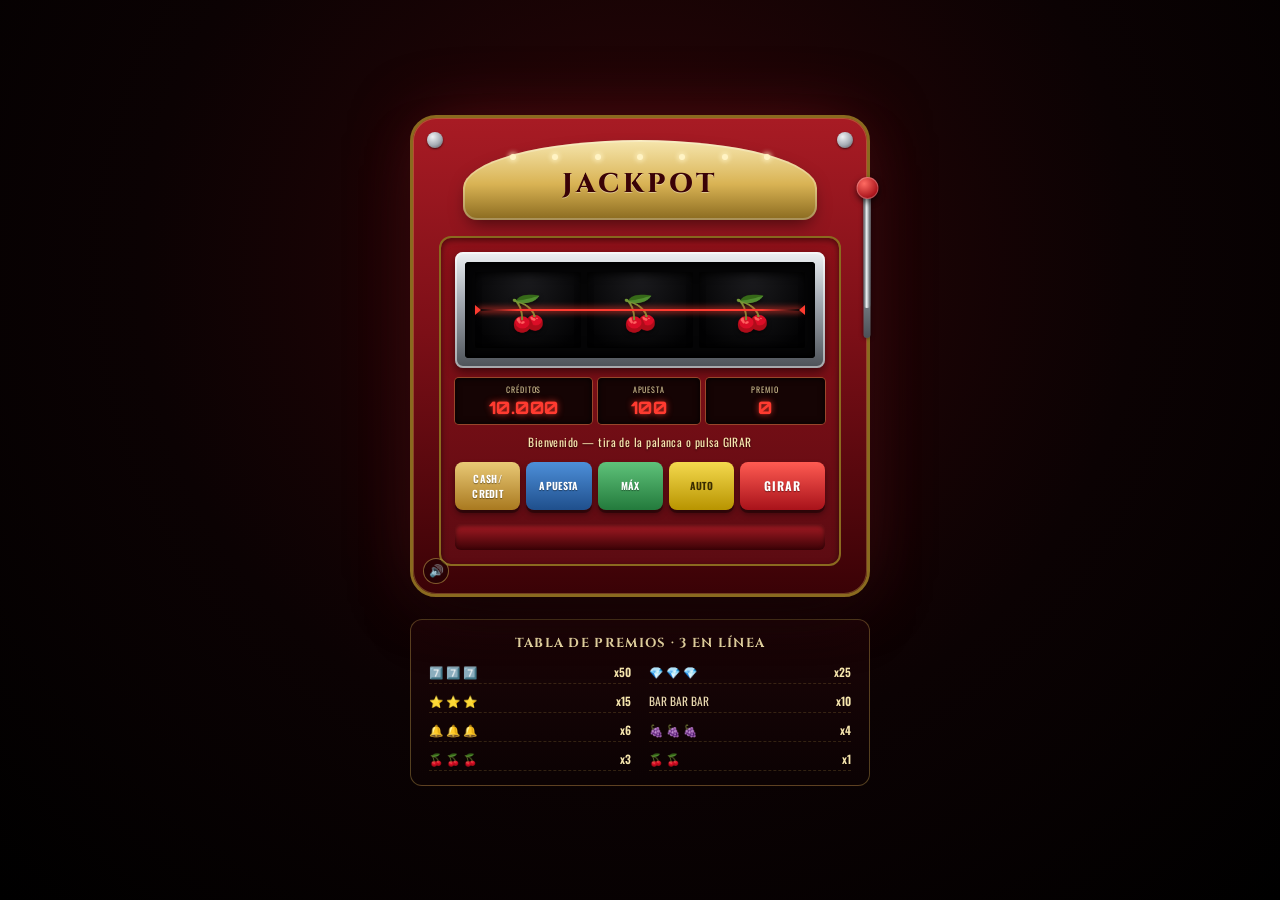
<file: machine.html>
<!DOCTYPE html>
<html lang="es">

<head>
  <meta charset="UTF-8">
  <meta name="viewport" content="width=device-width, initial-scale=1.0">
  <title>Tragamonedas Jackpot Real</title>
  <link rel="preconnect" href="https://fonts.googleapis.com">
  <link rel="preconnect" href="https://fonts.gstatic.com" crossorigin>
  <link
    href="https://fonts.googleapis.com/css2?family=Cinzel:wght@600;800&family=Oswald:wght@500;600;700&family=Orbitron:wght@500;700&display=swap"
    rel="stylesheet">
  <style>
    :root {
      --cabinet-red-dark: #3a0206;
      --cabinet-red: #7c0f17;
      --cabinet-red-light: #a81b24;
      --gold: #d9b354;
      --gold-light: #f6e6ae;
      --gold-dark: #8a6a1f;
      --chrome-light: #eef1f3;
      --chrome-mid: #a7adb5;
      --chrome-dark: #4c5157;
      --bg-void: #0b0203;
      --lcd-red: #ff3b30;
      --lcd-bg: #150404;
      --win-gold: #ffd76a;
      --panel-black: #111214;
    }

    * {
      box-sizing: border-box;
    }

    body {
      margin: 0;
      min-height: 100vh;
      display: flex;
      align-items: center;
      justify-content: center;
      padding: 32px 16px;
      background:
        radial-gradient(ellipse at 50% 30%, #2c0507 0%, var(--bg-void) 55%, #000 100%);
      font-family: 'Oswald', sans-serif;
      color: var(--chrome-light);
    }

    .stage {
      display: flex;
      flex-direction: column;
      align-items: center;
      gap: 22px;
      width: 100%;
      max-width: 460px;
    }

    /* ============ CABINET ============ */
    .machine {
      position: relative;
      width: 100%;
      padding: 22px 26px 28px;
      background:
        linear-gradient(180deg, var(--cabinet-red-light) 0%, var(--cabinet-red) 45%, var(--cabinet-red-dark) 100%);
      border-radius: 26px;
      border: 3px solid var(--gold-dark);
      box-shadow:
        0 0 0 1px rgba(217, 179, 84, 0.35) inset,
        0 30px 60px -20px rgba(0, 0, 0, 0.85),
        0 0 70px -15px rgba(168, 27, 36, 0.55);
    }

    .machine::before,
    .machine::after {
      content: '';
      position: absolute;
      width: 16px;
      height: 16px;
      border-radius: 50%;
      top: 14px;
      background:
        radial-gradient(circle at 35% 30%, var(--chrome-light), var(--chrome-mid) 55%, var(--chrome-dark) 100%);
      box-shadow: 0 1px 2px rgba(0, 0, 0, .6);
    }

    .machine::before {
      left: 14px;
    }

    .machine::after {
      right: 14px;
    }

    .topper {
      position: relative;
      margin: 0 auto 16px;
      width: 88%;
      padding: 14px 10px 18px;
      border-radius: 50% 50% 14px 14px / 60% 60% 14px 14px;
      background: linear-gradient(180deg, var(--gold-light), var(--gold) 55%, var(--gold-dark));
      box-shadow: 0 8px 18px -6px rgba(0, 0, 0, .6), inset 0 0 0 2px rgba(255, 255, 255, .25);
      text-align: center;
    }

    .lamp-strip {
      display: flex;
      justify-content: space-evenly;
      margin-bottom: 6px;
    }

    .bulb {
      width: 6px;
      height: 6px;
      border-radius: 50%;
      background: #fff3c4;
      box-shadow: 0 0 4px 2px rgba(255, 243, 196, .6);
      animation: bulb-blink 1.4s infinite ease-in-out;
    }

    .bulb:nth-child(odd) {
      animation-delay: .35s;
    }

    .bulb:nth-child(3n) {
      animation-delay: .7s;
    }

    @keyframes bulb-blink {

      0%,
      100% {
        opacity: .35;
        box-shadow: 0 0 2px 1px rgba(255, 243, 196, .3);
      }

      50% {
        opacity: 1;
        box-shadow: 0 0 8px 3px rgba(255, 243, 196, .9);
      }
    }

    .marquee {
      font-family: 'Cinzel', serif;
      font-weight: 800;
      letter-spacing: .14em;
      font-size: clamp(20px, 6vw, 27px);
      color: var(--cabinet-red-dark);
      text-shadow: 0 1px 0 rgba(255, 255, 255, .4);
    }

    .cabinet-body {
      background: linear-gradient(180deg, #8f1119, #5c0b12);
      border-radius: 12px;
      padding: 14px;
      border: 2px solid var(--gold-dark);
      box-shadow: inset 0 2px 6px rgba(0, 0, 0, .5);
    }

    /* ============ SCREEN / REELS ============ */
    .screen-bezel {
      padding: 10px;
      border-radius: 8px;
      background: linear-gradient(180deg, var(--chrome-light), var(--chrome-mid) 40%, var(--chrome-dark));
      box-shadow: 0 4px 10px rgba(0, 0, 0, .5), inset 0 0 0 2px rgba(255, 255, 255, .5);
    }

    .screen {
      position: relative;
      background: #050506;
      border-radius: 4px;
      padding: 10px;
      box-shadow: inset 0 0 18px rgba(0, 0, 0, .9), inset 0 0 3px 2px #000;
    }

    .reels {
      position: relative;
      display: flex;
      gap: 6px;
    }

    .reel-window {
      flex: 1;
      height: 76px;
      overflow: hidden;
      background: radial-gradient(ellipse at 50% 0%, #1c1c1f, #030304 85%);
      border-radius: 3px;
      box-shadow: inset 0 6px 10px -4px #000, inset 0 -6px 10px -4px #000;
    }

    .reel-strip {
      will-change: transform;
    }

    .symbol {
      height: 76px;
      display: flex;
      align-items: center;
      justify-content: center;
      font-size: 34px;
      line-height: 1;
      filter: drop-shadow(0 2px 2px rgba(0, 0, 0, .6));
    }

    .symbol.is-bar {
      font-family: 'Oswald', sans-serif;
      font-weight: 700;
      font-size: 19px;
      color: #ffd35c;
      letter-spacing: 1px;
    }

    .reel-window.blur .symbol {
      filter: blur(3px) drop-shadow(0 2px 2px rgba(0, 0, 0, .6));
    }

    .payline {
      position: absolute;
      left: 4px;
      right: 4px;
      top: 50%;
      height: 2px;
      transform: translateY(-1px);
      background: linear-gradient(90deg, transparent, #ff3b30 12%, #ff3b30 88%, transparent);
      box-shadow: 0 0 6px 1px rgba(255, 59, 48, .8);
      pointer-events: none;
    }

    .payline::before,
    .payline::after {
      content: '';
      position: absolute;
      top: 50%;
      transform: translateY(-50%);
      width: 0;
      height: 0;
      border-top: 5px solid transparent;
      border-bottom: 5px solid transparent;
    }

    .payline::before {
      left: -4px;
      border-left: 6px solid #ff3b30;
    }

    .payline::after {
      right: -4px;
      border-right: 6px solid #ff3b30;
    }

    /* ============ LCD DISPLAYS ============ */
    .display-panel {
      display: grid;
      grid-template-columns: 1.15fr .85fr 1fr;
      gap: 6px;
      margin-top: 10px;
    }

    .lcd {
      background: var(--lcd-bg);
      border-radius: 4px;
      padding: 5px 4px 6px;
      text-align: center;
      box-shadow: inset 0 0 6px rgba(0, 0, 0, .9), 0 0 0 1px rgba(217, 179, 84, .35);
    }

    .lcd-label {
      display: block;
      font-size: 8px;
      letter-spacing: .12em;
      color: var(--gold-light);
      opacity: .8;
      margin-bottom: 2px;
    }

    .lcd-value {
      display: block;
      font-family: 'Orbitron', monospace;
      font-weight: 700;
      font-size: clamp(13px, 4vw, 17px);
      color: var(--lcd-red);
      text-shadow: 0 0 6px rgba(255, 59, 48, .85), 0 0 1px rgba(255, 59, 48, 1);
      letter-spacing: .03em;
    }

    .lcd-value.flash {
      animation: lcd-flash .5s steps(2) 4;
    }

    @keyframes lcd-flash {
      50% {
        opacity: .15;
      }
    }

    .message-bar {
      margin-top: 9px;
      text-align: center;
      font-size: 11.5px;
      letter-spacing: .04em;
      color: var(--gold-light);
      min-height: 16px;
      text-shadow: 0 1px 2px rgba(0, 0, 0, .6);
    }

    /* ============ CONTROLS ============ */
    .controls {
      margin-top: 12px;
      display: grid;
      grid-template-columns: repeat(4, 1fr) 1.3fr;
      gap: 6px;
    }

    .btn {
      border: none;
      border-radius: 8px;
      padding: 9px 2px;
      font-family: 'Oswald', sans-serif;
      font-weight: 700;
      font-size: 10px;
      letter-spacing: .03em;
      color: #fff;
      cursor: pointer;
      text-shadow: 0 1px 1px rgba(0, 0, 0, .4);
      box-shadow: 0 3px 0 rgba(0, 0, 0, .35), 0 4px 6px rgba(0, 0, 0, .4);
      transition: transform .08s ease, box-shadow .08s ease;
    }

    .btn:active {
      transform: translateY(3px);
      box-shadow: 0 0 0 rgba(0, 0, 0, .35);
    }

    .btn:disabled {
      opacity: .4;
      cursor: not-allowed;
      transform: none;
    }

    .btn-gold {
      background: linear-gradient(180deg, #e9c976, #a9791f);
    }

    .btn-blue {
      background: linear-gradient(180deg, #4d8fd9, #1f4f8c);
    }

    .btn-green {
      background: linear-gradient(180deg, #5fc27a, #237a3c);
    }

    .btn-yellow {
      background: linear-gradient(180deg, #f4d94e, #b89400);
      color: #3a2c00;
      text-shadow: none;
    }

    .btn-yellow.active {
      background: linear-gradient(180deg, #ff8a3d, #c9500a);
      color: #fff;
      text-shadow: 0 1px 1px rgba(0, 0, 0, .4);
    }

    .btn-spin {
      background: linear-gradient(180deg, #ff5b52, #a8121a);
      font-size: 12px;
      letter-spacing: .08em;
    }

    .skirt {
      margin-top: 14px;
      height: 26px;
      border-radius: 6px;
      background: linear-gradient(180deg, var(--cabinet-red-light), var(--cabinet-red-dark));
      box-shadow: inset 0 2px 4px rgba(0, 0, 0, .5);
    }

    /* ============ LEVER ============ */
    .lever-assembly {
      position: absolute;
      right: -15px;
      top: 70px;
      height: 150px;
      width: 30px;
    }

    .lever-rail {
      position: absolute;
      left: 50%;
      top: 0;
      transform: translateX(-50%);
      width: 7px;
      height: 100%;
      border-radius: 6px;
      background: linear-gradient(180deg, var(--chrome-light), var(--chrome-mid) 45%, var(--chrome-dark));
      box-shadow: 0 0 4px rgba(0, 0, 0, .6);
    }

    .lever {
      position: absolute;
      left: 50%;
      top: 0;
      transform-origin: 50% 100%;
      transform: translateX(-50%) rotate(0deg);
      width: 7px;
      height: 80%;
      cursor: pointer;
      transition: transform .12s cubic-bezier(.3, 1.6, .6, 1);
    }

    .lever.pulled {
      transform: translateX(-50%) rotate(24deg);
    }

    .lever-rod {
      width: 100%;
      height: 100%;
      border-radius: 6px;
      background: linear-gradient(90deg, var(--chrome-dark), var(--chrome-light) 45%, var(--chrome-dark));
    }

    .lever-knob {
      position: absolute;
      top: -11px;
      left: 50%;
      transform: translateX(-50%);
      width: 22px;
      height: 22px;
      border-radius: 50%;
      background: radial-gradient(circle at 35% 30%, #ff6b62, #a8121a 70%, #6e0409);
      box-shadow: 0 3px 6px rgba(0, 0, 0, .6), inset 0 0 0 1px rgba(255, 255, 255, .25);
    }

    .mute-btn {
      position: absolute;
      left: 10px;
      bottom: 10px;
      width: 26px;
      height: 26px;
      border-radius: 50%;
      border: 1px solid rgba(217, 179, 84, .5);
      background: rgba(0, 0, 0, .35);
      color: var(--gold-light);
      font-size: 12px;
      cursor: pointer;
      display: flex;
      align-items: center;
      justify-content: center;
    }

    /* ============ PAYTABLE ============ */
    .paytable {
      width: 100%;
      background: linear-gradient(180deg, #1b0507, #0b0203);
      border: 1px solid rgba(217, 179, 84, .35);
      border-radius: 12px;
      padding: 14px 18px;
    }

    .paytable h3 {
      margin: 0 0 8px;
      font-family: 'Cinzel', serif;
      font-size: 13px;
      letter-spacing: .1em;
      color: var(--gold-light);
      text-align: center;
      text-transform: uppercase;
    }

    .paytable ul {
      list-style: none;
      margin: 0;
      padding: 0;
      display: grid;
      grid-template-columns: 1fr 1fr;
      gap: 5px 18px;
      font-size: 11.5px;
    }

    .paytable li {
      display: flex;
      justify-content: space-between;
      padding: 3px 0;
      border-bottom: 1px dashed rgba(217, 179, 84, .18);
      color: #e9d9b0;
    }

    .paytable li span:last-child {
      color: var(--gold-light);
      font-weight: 600;
    }

    @media (max-width:380px) {
      .lever-assembly {
        display: none;
      }

      .machine {
        padding: 20px 16px 24px;
      }
    }
  </style>
</head>

<body>

  <div class="stage">
    <div class="machine" id="machine">
      <div class="topper">
        <div class="lamp-strip">
          <span class="bulb"></span><span class="bulb"></span><span class="bulb"></span>
          <span class="bulb"></span><span class="bulb"></span><span class="bulb"></span>
          <span class="bulb"></span>
        </div>
        <div class="marquee">JACKPOT</div>
      </div>

      <div class="cabinet-body">
        <div class="screen-bezel">
          <div class="screen">
            <div class="reels">
              <div class="reel-window" id="win0">
                <div class="reel-strip" id="strip0"></div>
              </div>
              <div class="reel-window" id="win1">
                <div class="reel-strip" id="strip1"></div>
              </div>
              <div class="reel-window" id="win2">
                <div class="reel-strip" id="strip2"></div>
              </div>
              <div class="payline"></div>
            </div>
          </div>
        </div>

        <div class="display-panel">
          <div class="lcd">
            <span class="lcd-label">CRÉDITOS</span>
            <span class="lcd-value" id="creditsVal">10000</span>
          </div>
          <div class="lcd">
            <span class="lcd-label">APUESTA</span>
            <span class="lcd-value" id="betVal">100</span>
          </div>
          <div class="lcd">
            <span class="lcd-label">PREMIO</span>
            <span class="lcd-value" id="winVal">0</span>
          </div>
        </div>

        <div class="message-bar" id="messageBar">Bienvenido — tira de la palanca o pulsa GIRAR</div>

        <div class="controls">
          <button class="btn btn-gold" id="btnCash" title="Reiniciar créditos a 10.000">CASH/<br>CREDIT</button>
          <button class="btn btn-blue" id="btnBetOne">APUESTA</button>
          <button class="btn btn-green" id="btnBetMax">MÁX</button>
          <button class="btn btn-yellow" id="btnAuto">AUTO</button>
          <button class="btn btn-spin" id="btnSpin">GIRAR</button>
        </div>

        <div class="skirt"></div>
      </div>

      <div class="lever-assembly">
        <div class="lever-rail"></div>
        <div class="lever" id="lever">
          <div class="lever-rod"></div>
          <div class="lever-knob"></div>
        </div>
      </div>

      <button class="mute-btn" id="muteBtn" title="Silenciar sonido">🔊</button>
    </div>

    <div class="paytable">
      <h3>Tabla de premios · 3 en línea</h3>
      <ul>
        <li><span>7️⃣ 7️⃣ 7️⃣</span><span>x50</span></li>
        <li><span>💎 💎 💎</span><span>x25</span></li>
        <li><span>⭐ ⭐ ⭐</span><span>x15</span></li>
        <li><span>BAR BAR BAR</span><span>x10</span></li>
        <li><span>🔔 🔔 🔔</span><span>x6</span></li>
        <li><span>🍇 🍇 🍇</span><span>x4</span></li>
        <li><span>🍒 🍒 🍒</span><span>x3</span></li>
        <li><span>🍒 🍒 </span><span>x1</span></li>
      </ul>
    </div>
  </div>

  <script>
    (function () {
      "use strict";

      /* ---------------- CONFIG ---------------- */
      var SYMBOLS = [
        {key: 'cherry', glyph: '🍒', mult: 3, weight: 8, bar: false},
        {key: 'grape', glyph: '🍇', mult: 4, weight: 6, bar: false},
        {key: 'bell', glyph: '🔔', mult: 6, weight: 5, bar: false},
        {key: 'bar', glyph: 'BAR', mult: 10, weight: 4, bar: true},
        {key: 'star', glyph: '⭐', mult: 15, weight: 3, bar: false},
        {key: 'diamond', glyph: '💎', mult: 25, weight: 2, bar: false},
        {key: 'seven', glyph: '7', mult: 50, weight: 1, bar: false}
      ];
      var N = SYMBOLS.length;
      var SYM_H = 76;
      var REPEATS = 6;
      var STRIP_LEN = N * REPEATS;
      var BET_PRESETS = [50, 100, 250, 500, 1000, 2500];

      var WEIGHT_POOL = [];
      SYMBOLS.forEach(function (s, idx) {
        for (var i = 0; i < s.weight; i++) WEIGHT_POOL.push(idx);
      });

      /* ---------------- STATE ---------------- */
      var state = {
        credits: 10000,
        bet: 100,
        betIndex: 1,
        spinning: false,
        autoplay: false,
        muted: false,
        reelPos: [0, 0, 0]
      };

      /* ---------------- DOM ---------------- */
      var els = {
        credits: document.getElementById('creditsVal'),
        bet: document.getElementById('betVal'),
        win: document.getElementById('winVal'),
        message: document.getElementById('messageBar'),
        btnSpin: document.getElementById('btnSpin'),
        btnBetOne: document.getElementById('btnBetOne'),
        btnBetMax: document.getElementById('btnBetMax'),
        btnAuto: document.getElementById('btnAuto'),
        btnCash: document.getElementById('btnCash'),
        muteBtn: document.getElementById('muteBtn'),
        lever: document.getElementById('lever'),
        strips: [document.getElementById('strip0'), document.getElementById('strip1'), document.getElementById('strip2')],
        windows: [document.getElementById('win0'), document.getElementById('win1'), document.getElementById('win2')]
      };

      /* ---------------- BUILD REEL STRIPS ---------------- */
      function buildStrip(stripEl) {
        var frag = document.createDocumentFragment();
        for (var r = 0; r < REPEATS; r++) {
          SYMBOLS.forEach(function (s) {
            var d = document.createElement('div');
            d.className = 'symbol' + (s.bar ? ' is-bar' : '');
            d.textContent = s.glyph;
            frag.appendChild(d);
          });
        }
        stripEl.appendChild(frag);
      }
      els.strips.forEach(buildStrip);

      function setStripTransform(i, px) {
        els.strips[i].style.transform = 'translateY(' + (-px) + 'px)';
      }
      // start each reel showing symbol 0, offset into the strip a bit so it never runs out visually
      els.strips.forEach(function (_, i) {
        state.reelPos[i] = N * SYM_H; // second lap, index 0
        setStripTransform(i, state.reelPos[i]);
      });

      /* ---------------- AUDIO ---------------- */
      var actx = null;
      function ensureAudio() {
        if (!actx) {
          var AC = window.AudioContext || window.webkitAudioContext;
          actx = new AC();
        }
        if (actx.state === 'suspended') actx.resume();
      }
      function beep(freq, dur, type, gainVal, delay) {
        if (state.muted) return;
        ensureAudio();
        type = type || 'sine';
        gainVal = gainVal === undefined ? 0.15 : gainVal;
        delay = delay || 0;
        var t0 = actx.currentTime + delay;
        var osc = actx.createOscillator();
        var gain = actx.createGain();
        osc.type = type;
        osc.frequency.setValueAtTime(freq, t0);
        gain.gain.setValueAtTime(0, t0);
        gain.gain.linearRampToValueAtTime(gainVal, t0 + 0.012);
        gain.gain.exponentialRampToValueAtTime(0.0001, t0 + dur);
        osc.connect(gain);
        gain.connect(actx.destination);
        osc.start(t0);
        osc.stop(t0 + dur + 0.03);
      }
      function sTick() {beep(900 + Math.random() * 250, 0.025, 'square', 0.035);}
      function sReelStop() {beep(140, 0.11, 'triangle', 0.18);}
      function sLever() {beep(160, 0.07, 'square', 0.16); beep(90, 0.16, 'triangle', 0.14, 0.06);}
      function sLose() {beep(110, 0.35, 'sawtooth', 0.10);}
      function sWin(big) {
        var notes = big ? [523.25, 659.25, 783.99, 1046.5, 1318.5] : [523.25, 659.25, 783.99];
        notes.forEach(function (f, i) {
          beep(f, big ? 0.32 : 0.22, 'sine', 0.14, i * 0.11);
        });
        if (big) {
          for (var i = 0; i < 10; i++) {
            beep(1400 + Math.random() * 900, 0.09, 'triangle', 0.05, 0.05 * i);
          }
        }
      }

      var tickTimer = null;
      function startTicking() {
        if (tickTimer) return;
        tickTimer = setInterval(sTick, 70);
      }
      function stopTicking() {
        clearInterval(tickTimer);
        tickTimer = null;
      }

      els.muteBtn.addEventListener('click', function () {
        state.muted = !state.muted;
        els.muteBtn.textContent = state.muted ? '🔇' : '🔊';
      });

      /* ---------------- UI HELPERS ---------------- */
      function fmt(n) {return n.toLocaleString('es-ES');}

      function renderCredits() {els.credits.textContent = fmt(state.credits);}
      function renderBet() {els.bet.textContent = fmt(state.bet);}
      function renderWin(v) {els.win.textContent = fmt(v);}
      function flash(el) {
        el.classList.remove('flash');
        void el.offsetWidth;
        el.classList.add('flash');
      }
      function setMessage(msg) {els.message.textContent = msg;}

      function updateControlsAvailability() {
        var broke = state.credits <= 0;
        var cannotAffordBet = state.bet > state.credits;
        var disable = state.spinning || broke;
        els.btnSpin.disabled = disable;
        els.lever.style.pointerEvents = disable ? 'none' : 'auto';
        els.lever.style.opacity = disable ? '.55' : '1';
        els.btnBetOne.disabled = state.spinning;
        els.btnBetMax.disabled = state.spinning;
        els.btnAuto.disabled = state.spinning && !state.autoplay;
        if (broke) {
          setMessage('Sin créditos — pulsa CASH/CREDIT para reiniciar');
          state.autoplay = false;
          els.btnAuto.classList.remove('active');
        } else if (cannotAffordBet && !state.spinning) {
          state.bet = state.credits;
          state.betIndex = -1;
          renderBet();
        }
      }

      /* ---------------- BET CONTROLS ---------------- */
      els.btnBetOne.addEventListener('click', function () {
        if (state.spinning) return;
        state.betIndex = (state.betIndex + 1) % BET_PRESETS.length;
        var val = BET_PRESETS[state.betIndex];
        state.bet = Math.min(val, Math.max(state.credits, 0));
        renderBet();
        beep(700, 0.05, 'square', 0.08);
        updateControlsAvailability();
      });

      els.btnBetMax.addEventListener('click', function () {
        if (state.spinning) return;
        var maxPreset = BET_PRESETS[BET_PRESETS.length - 1];
        state.bet = Math.min(maxPreset, state.credits);
        state.betIndex = BET_PRESETS.length - 1;
        renderBet();
        beep(700, 0.05, 'square', 0.1);
        beep(900, 0.05, 'square', 0.08, 0.05);
        updateControlsAvailability();
      });

      els.btnCash.addEventListener('click', function () {
        state.credits = 10000;
        state.bet = BET_PRESETS[1];
        state.betIndex = 1;
        state.autoplay = false;
        els.btnAuto.classList.remove('active');
        renderCredits();
        renderBet();
        renderWin(0);
        setMessage('Créditos reiniciados a 10.000');
        beep(660, 0.12, 'sine', 0.12);
        beep(880, 0.14, 'sine', 0.12, 0.08);
        updateControlsAvailability();
      });

      els.btnAuto.addEventListener('click', function () {
        state.autoplay = !state.autoplay;
        els.btnAuto.classList.toggle('active', state.autoplay);
        if (state.autoplay) {
          setMessage('Auto-juego activado');
          if (!state.spinning) doSpin();
        } else {
          setMessage('Auto-juego detenido');
        }
      });

      els.btnSpin.addEventListener('click', doSpin);
      els.lever.addEventListener('click', function () {
        if (state.spinning || state.credits <= 0) return;
        sLever();
        els.lever.classList.add('pulled');
        setTimeout(function () {els.lever.classList.remove('pulled');}, 260);
        doSpin();
      });

      /* ---------------- SPIN LOGIC ---------------- */
      function pickSymbolIndex() {
        return WEIGHT_POOL[Math.floor(Math.random() * WEIGHT_POOL.length)];
      }

      function animateReel(i, targetIndex, spinMs, doneCb) {
        var stripEl = els.strips[i];
        var winEl = els.windows[i];
        var speed = 1400; // px per second during blur phase
        var startTime = performance.now();
        var pos = state.reelPos[i];
        winEl.classList.add('blur');

        function frame(now) {
          var elapsed = now - startTime;
          if (elapsed < spinMs) {
            var dt = 16.6;
            pos += speed * (dt / 1000);
            setStripTransform(i, pos);
            requestAnimationFrame(frame);
          } else {
            // settle: compute forward target position landing exactly on targetIndex
            var currentK = Math.floor(pos / SYM_H);
            var targetK = currentK - (currentK % N) + targetIndex;
            if (targetK <= currentK) targetK += N;
            targetK += N; // extra lap for a nicer glide
            var targetPos = targetK * SYM_H;
            var settleStart = performance.now();
            var settleDur = 480;
            var fromPos = pos;
            winEl.classList.remove('blur');

            function settleFrame(now2) {
              var t = Math.min(1, (now2 - settleStart) / settleDur);
              var eased = 1 - Math.pow(1 - t, 3);
              var overshoot = t < 1 ? Math.sin(t * Math.PI) * 6 * (1 - t) : 0;
              var cur = fromPos + (targetPos - fromPos) * eased + overshoot;
              setStripTransform(i, cur);
              if (t < 1) {
                requestAnimationFrame(settleFrame);
              } else {
                // normalize position to keep numbers bounded
                var normK = N * 2 + targetIndex;
                state.reelPos[i] = normK * SYM_H;
                setStripTransform(i, state.reelPos[i]);
                sReelStop();
                doneCb();
              }
            }
            requestAnimationFrame(settleFrame);
          }
        }
        requestAnimationFrame(frame);
      }

      function evaluateWin(idxs) {
        var symA = SYMBOLS[idxs[0]], symB = SYMBOLS[idxs[1]], symC = SYMBOLS[idxs[2]];
        if (idxs[0] === idxs[1] && idxs[1] === idxs[2]) {
          return {mult: symA.mult, kind: symA.key === 'seven' ? 'jackpot' : 'triple'};
        }
        var cherries = idxs.filter(function (i) {return SYMBOLS[i].key === 'cherry';}).length;
        if (cherries >= 2) {
          return {mult: 1, kind: 'pair'};
        }
        return {mult: 0, kind: 'none'};
      }

      function doSpin() {
        if (state.spinning) return;
        if (state.credits <= 0) {updateControlsAvailability(); return;}
        if (state.bet > state.credits) state.bet = state.credits;
        if (state.bet <= 0) {updateControlsAvailability(); return;}

        state.spinning = true;
        state.credits -= state.bet;
        renderCredits();
        renderWin(0);
        setMessage('¡Girando!');
        updateControlsAvailability();
        startTicking();

        var targets = [pickSymbolIndex(), pickSymbolIndex(), pickSymbolIndex()];
        var durations = [900, 1300, 1700];
        var finished = 0;

        targets.forEach(function (t, i) {
          animateReel(i, t, durations[i], function () {
            finished++;
            if (finished === 3) {
              stopTicking();
              resolveSpin(targets);
            }
          });
        });
      }

      function resolveSpin(idxs) {
        var result = evaluateWin(idxs);
        var winAmount = result.mult * state.bet;

        if (winAmount > 0) {
          state.credits += winAmount;
          renderCredits();
          renderWin(winAmount);
          flash(els.win);
          if (result.kind === 'jackpot') {
            setMessage('🎉 ¡BOTE! 7-7-7 · x' + result.mult + ' → +' + fmt(winAmount) + ' créditos');
            sWin(true);
          } else {
            setMessage('¡Ganaste! x' + result.mult + ' → +' + fmt(winAmount) + ' créditos');
            sWin(false);
          }
        } else {
          renderWin(0);
          setMessage('Sigue intentando — pulsa GIRAR o tira de la palanca');
          sLose();
        }

        state.spinning = false;
        updateControlsAvailability();

        if (state.autoplay && state.credits >= state.bet && state.credits > 0) {
          setTimeout(function () {
            if (state.autoplay) doSpin();
          }, 1400);
        } else if (state.autoplay) {
          state.autoplay = false;
          els.btnAuto.classList.remove('active');
        }
      }

      /* ---------------- INIT ---------------- */
      renderCredits();
      renderBet();
      renderWin(0);
      updateControlsAvailability();

    })();
  </script>
</body>

</html>
</file>
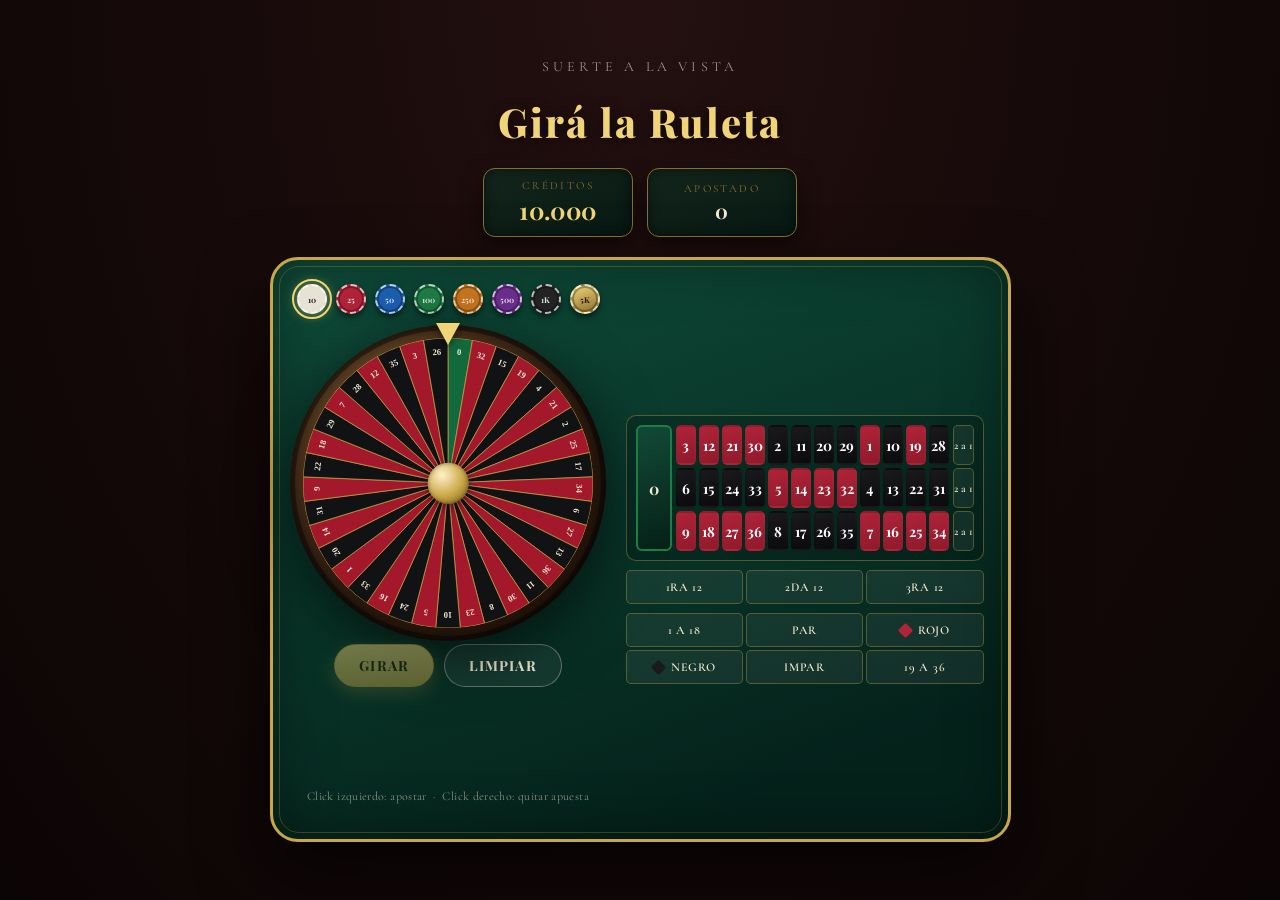
<file: ruleta-creditos.html>
<!DOCTYPE html>
<html lang="es">
<head>
<meta charset="UTF-8">
<title>La Rueda de la Fortuna — Casino Royale</title>
<link rel="preconnect" href="https://fonts.googleapis.com">
<link rel="preconnect" href="https://fonts.gstatic.com" crossorigin>
<link href="https://fonts.googleapis.com/css2?family=Playfair+Display:wght@600;700;800&family=Cormorant+Garamond:wght@500;600;700&display=swap" rel="stylesheet">
<style>
  :root{
    --felt-dark:#0c3f2f;
    --felt-deep:#04211a;
    --felt-mid:#0f4d3a;
    --gold:#c9a646;
    --gold-bright:#f0d478;
    --gold-dim:#8a6f2c;
    --cream:#f4ead2;
    --red:#8f1a2b;
    --red-bright:#b02338;
    --black:#0b0b0d;
    --wood:#2c1a0f;
    --panel-shadow: 0 30px 70px rgba(0,0,0,0.65), inset 0 0 60px rgba(0,0,0,0.4);
  }
  *{box-sizing:border-box;}
  body{
    margin:0;
    min-height:100vh;
    display:flex;
    align-items:center;
    justify-content:center;
    background:
      radial-gradient(ellipse at 50% 0%, #241010 0%, #170a0a 45%, #0c0505 100%);
    font-family: 'Cormorant Garamond', Georgia, serif;
    color:var(--cream);
    padding:40px 16px;
  }
  .stage{
    display:flex;
    flex-direction:column;
    align-items:center;
    gap:20px;
  }
  h1{
    font-family: 'Playfair Display', Georgia, serif;
    font-weight:800;
    letter-spacing:0.05em;
    font-size:clamp(24px,3.6vw,40px);
    margin:0;
    color:var(--gold-bright);
    text-shadow:0 2px 12px rgba(0,0,0,0.6);
  }
  .subtitle{
    margin:0;
    font-size:14px;
    letter-spacing:0.3em;
    text-transform:uppercase;
    color:var(--cream);
    opacity:0.6;
  }

  /* ===== Barra de créditos ===== */
  .credit-bar{
    display:flex;
    gap:14px;
    align-items:stretch;
  }
  .credit-plaque{
    display:flex;
    flex-direction:column;
    align-items:center;
    justify-content:center;
    padding:10px 26px;
    border-radius:12px;
    background: linear-gradient(160deg, #14251d, #081a13 90%);
    border:1px solid var(--gold-dim);
    box-shadow: 0 8px 20px rgba(0,0,0,0.5), inset 0 0 12px rgba(0,0,0,0.5);
    min-width:150px;
  }
  .credit-plaque .label{
    font-size:11px;
    letter-spacing:0.22em;
    text-transform:uppercase;
    color:var(--gold-dim);
    margin-bottom:2px;
  }
  .credit-plaque .value{
    font-family:'Playfair Display', serif;
    font-weight:700;
    font-size:24px;
    color:var(--gold-bright);
    letter-spacing:0.02em;
  }
  .credit-plaque.staked .value{ color:var(--cream); font-size:20px; }

  /* ===== Mesa completa ===== */
  .table-panel{
    display:flex;
    align-items:stretch;
    background:
      linear-gradient(160deg, var(--felt-mid), var(--felt-deep) 85%);
    border-radius: 28px;
    border: 3px solid var(--gold);
    box-shadow: var(--panel-shadow);
    padding: 24px;
    gap: 26px;
    max-width: 1000px;
    width: 100%;
    position:relative;
  }
  .table-panel::before{
    content:'';
    position:absolute;
    inset:6px;
    border-radius:20px;
    border:1px solid rgba(212,175,55,0.25);
    pointer-events:none;
  }
  @media (max-width: 820px){
    .table-panel{ flex-direction:column; }
  }

  /* ===== Chips selector ===== */
  .chips-row{
    display:flex;
    justify-content:center;
    gap:9px;
    margin-bottom:8px;
    flex-wrap:wrap;
  }
  .chip{
    position:relative;
    width:30px;height:30px;
    border-radius:50%;
    border:2px dashed rgba(255,255,255,0.7);
    cursor:pointer;
    box-shadow:0 3px 6px rgba(0,0,0,0.55), inset 0 0 0 2px rgba(0,0,0,0.3);
    transition: transform 0.15s ease, box-shadow 0.15s ease;
    display:flex;align-items:center;justify-content:center;
    font-size:8px;
    font-family:'Playfair Display', serif;
    font-weight:700;
    color:rgba(255,255,255,0.85);
  }
  .chip:hover{ transform: translateY(-3px) scale(1.1); }
  .chip.selected{ outline:2px solid var(--gold-bright); outline-offset:3px; box-shadow:0 0 14px rgba(242,207,91,0.6); }
  .chip.c1{ background:#e7e2d6; color:#222; }
  .chip.c2{ background:#b02338; }
  .chip.c3{ background:#1c5fb0; }
  .chip.c4{ background:#1e7d46; }
  .chip.c5{ background:#c9761e; }
  .chip.c6{ background:#6b2f8f; }
  .chip.c7{ background:#242424; }
  .chip.c8{ background:linear-gradient(160deg,#f0d478,#8a6f2c); color:#241a04; }

  /* ===== Columna de la rueda ===== */
  .wheel-col{
    display:flex;
    flex-direction:column;
    align-items:center;
    gap:16px;
    flex: 0 0 auto;
  }
  .wheel-wrap{
    position:relative;
    width:min(56vw, 290px);
    aspect-ratio:1/1;
    filter: drop-shadow(0 16px 30px rgba(0,0,0,0.6));
  }
  .rim{
    position:absolute;
    inset:-13px;
    border-radius:50%;
    background:
      radial-gradient(circle at 30% 25%, #6b4a28, var(--wood) 60%, #170d06 100%);
    box-shadow:
      inset 0 0 0 5px rgba(0,0,0,0.4),
      inset 0 0 18px rgba(0,0,0,0.65);
  }
  #wheel{
    position:absolute;
    inset:0;
    border-radius:50%;
    transform:rotate(0deg);
    box-shadow: inset 0 0 0 4px rgba(201,166,70,0.7);
  }
  .hub{
    position:absolute;
    top:50%;left:50%;
    width:14%;
    height:14%;
    transform:translate(-50%,-50%);
    background: radial-gradient(circle at 35% 30%, #fff2c9, var(--gold) 55%, #6e5210 100%);
    border-radius:50%;
    box-shadow:0 3px 12px rgba(0,0,0,0.55), inset 0 0 4px rgba(0,0,0,0.4);
    z-index:5;
  }
  .pointer{
    position:absolute;
    top:-15px;
    left:50%;
    transform:translateX(-50%);
    width:0;height:0;
    border-left:12px solid transparent;
    border-right:12px solid transparent;
    border-top:22px solid var(--gold-bright);
    filter: drop-shadow(0 3px 4px rgba(0,0,0,0.5));
    z-index:6;
  }
  .btn-row{
    display:flex;
    gap:10px;
  }
  #spinBtn, #clearBtn{
    font-family: 'Playfair Display', Georgia, serif;
    font-size:14px;
    letter-spacing:0.08em;
    text-transform:uppercase;
    padding:11px 24px;
    border-radius:999px;
    cursor:pointer;
    font-weight:700;
    transition:transform 0.15s ease, box-shadow 0.15s ease, opacity 0.15s ease;
  }
  #spinBtn{
    border:1px solid var(--gold);
    background:linear-gradient(180deg, var(--gold-bright), var(--gold));
    color:#2a1c05;
    box-shadow:0 6px 18px rgba(201,166,70,0.4);
  }
  #spinBtn:hover:not(:disabled){ transform:translateY(-2px); box-shadow:0 10px 22px rgba(201,166,70,0.5); }
  #spinBtn:disabled{ opacity:0.45; cursor:not-allowed; transform:none; }
  #clearBtn{
    border:1px solid rgba(244,234,210,0.35);
    background: rgba(255,255,255,0.06);
    color: var(--cream);
  }
  #clearBtn:hover{ background: rgba(255,255,255,0.14); }
  #spinBtn:focus-visible, #clearBtn:focus-visible{ outline:3px solid var(--cream); outline-offset:3px; }

  .result{
    min-height:26px;
    font-size:16px;
    letter-spacing:0.02em;
    text-align:center;
  }
  .result .num{
    font-weight:700;
    font-size:20px;
    padding:2px 9px;
    border-radius:8px;
  }
  .result .gain{ color:#8fe0a8; font-weight:700; }
  .result .loss{ color:#e78a8a; font-weight:700; }
  .num.red{ background:var(--red); color:#fff; }
  .num.black{ background:#000; color:#fff; }
  .num.green{ background:#1e7d46; color:#fff; }

  /* ===== Mesa de números ===== */
  .board-col{
    display:flex;
    flex-direction:column;
    justify-content:center;
    gap:9px;
    flex:1 1 auto;
    min-width:0;
  }
  .board{
    display:flex;
    gap:4px;
    background: rgba(0,0,0,0.18);
    padding:9px;
    border-radius:10px;
    border:1px solid rgba(201,166,70,0.4);
  }
  .zero-cell, .cell{ position:relative; }
  .zero-cell{
    display:flex;
    align-items:center;
    justify-content:center;
    background: linear-gradient(160deg, #124a37, #062017);
    border:2px solid #1e7d46;
    border-radius:6px;
    color:var(--cream);
    font-weight:700;
    font-size:16px;
    font-family:'Playfair Display', serif;
    min-width:36px;
    cursor:pointer;
    transition: filter 0.12s ease;
  }
  .zero-cell:hover{ filter:brightness(1.3); }
  .grid-numbers{
    display:grid;
    grid-template-columns: repeat(12, 1fr);
    grid-template-rows: repeat(3, 1fr);
    gap:3px;
    flex:1;
  }
  .cell{
    display:flex;
    align-items:center;
    justify-content:center;
    border-radius:5px;
    font-weight:700;
    font-size:14px;
    font-family:'Playfair Display', serif;
    cursor:pointer;
    border:2px solid transparent;
    transition: filter 0.12s ease, border-color 0.12s ease;
    min-height:40px;
    color:#fff;
  }
  .cell:hover{ filter:brightness(1.3); border-color:var(--gold-bright); }
  .cell.red{ background: linear-gradient(160deg, var(--red-bright), var(--red)); }
  .cell.black{ background: linear-gradient(160deg, #1a1a1c, var(--black)); }
  .col-2to1{
    display:flex;
    flex-direction:column;
    gap:3px;
  }
  .col-2to1 .cell{
    background: rgba(255,255,255,0.06);
    color:var(--cream);
    font-size:11px;
    font-family:'Cormorant Garamond', serif;
    font-weight:600;
    flex:1;
    border:1px solid rgba(201,166,70,0.35);
  }
  .col-2to1 .cell:hover{ background: rgba(255,255,255,0.14); }

  .outside-row{
    display:grid;
    grid-template-columns: repeat(3, 1fr);
    gap:3px;
  }
  .outside-row .cell{
    background: rgba(255,255,255,0.06);
    color:var(--cream);
    font-size:12px;
    font-family:'Cormorant Garamond', serif;
    font-weight:600;
    text-transform:uppercase;
    letter-spacing:0.06em;
    padding:9px 4px;
    border:1px solid rgba(201,166,70,0.35);
    min-height:32px;
  }
  .outside-row .cell:hover{ background: rgba(255,255,255,0.14); }
  .diamond{
    width:11px;height:11px;
    border-radius:2px;
    display:inline-block;
    transform:rotate(45deg);
    margin-right:7px;
    vertical-align:middle;
  }
  .diamond.red{ background:var(--red-bright); }
  .diamond.black{ background:#1a1a1c; }

  .selected-bet{
    outline:2px solid var(--gold-bright);
    outline-offset:-2px;
  }

  /* ===== Ficha de apuesta sobre la celda ===== */
  .bet-badge{
    position:absolute;
    top:-8px;
    right:-8px;
    min-width:22px;
    height:22px;
    padding:0 5px;
    border-radius:50%;
    background: radial-gradient(circle at 35% 30%, var(--gold-bright), var(--gold-dim));
    color:#241a04;
    font-family:'Playfair Display', serif;
    font-weight:700;
    font-size:10.5px;
    display:flex;
    align-items:center;
    justify-content:center;
    border:1px solid rgba(0,0,0,0.4);
    box-shadow:0 2px 6px rgba(0,0,0,0.5);
    z-index:2;
    pointer-events:none;
  }

  .hint{
    text-align:center;
    font-size:12px;
    color:var(--cream);
    opacity:0.55;
    letter-spacing:0.03em;
  }

  @media (prefers-reduced-motion: reduce){
    #wheel{ transition:none !important; }
  }

  @media (max-width: 480px){
    .grid-numbers{ font-size:11px; }
    .cell{ min-height:32px; font-size:11px; }
    .credit-plaque{ min-width:120px; padding:8px 16px; }
  }
</style>
</head>
<body>

<div class="stage">
  <p class="subtitle">Suerte a la vista</p>
  <h1>Girá la Ruleta</h1>

  <div class="credit-bar">
    <div class="credit-plaque">
      <span class="label">Créditos</span>
      <span class="value" id="balanceVal">10.000</span>
    </div>
    <div class="credit-plaque staked">
      <span class="label">Apostado</span>
      <span class="value" id="stakedVal">0</span>
    </div>
  </div>

  <div class="table-panel">

    <div class="wheel-col">
      <div class="chips-row" id="chipsRow">
        <div class="chip c1 selected" data-val="10">10</div>
        <div class="chip c2" data-val="25">25</div>
        <div class="chip c3" data-val="50">50</div>
        <div class="chip c4" data-val="100">100</div>
        <div class="chip c5" data-val="250">250</div>
        <div class="chip c6" data-val="500">500</div>
        <div class="chip c7" data-val="1000">1K</div>
        <div class="chip c8" data-val="5000">5K</div>
      </div>

      <div class="wheel-wrap">
        <div class="rim"></div>
        <div class="pointer" aria-hidden="true"></div>
        <svg id="wheel" viewBox="0 0 400 400" xmlns="http://www.w3.org/2000/svg"></svg>
        <div class="hub"></div>
      </div>

      <div class="btn-row">
        <button id="spinBtn" disabled>Girar</button>
        <button id="clearBtn">Limpiar</button>
      </div>
      <p class="result" id="result" aria-live="polite"></p>
      <p class="hint">Click izquierdo: apostar &nbsp;·&nbsp; Click derecho: quitar apuesta</p>
    </div>

    <div class="board-col">
      <div class="board">
        <div class="zero-cell" data-bet="0">0</div>
        <div class="grid-numbers" id="gridNumbers"></div>
        <div class="col-2to1">
          <div class="cell" data-bet="col3">2 a 1</div>
          <div class="cell" data-bet="col2">2 a 1</div>
          <div class="cell" data-bet="col1">2 a 1</div>
        </div>
      </div>

      <div class="outside-row">
        <div class="cell" data-bet="d1">1ra 12</div>
        <div class="cell" data-bet="d2">2da 12</div>
        <div class="cell" data-bet="d3">3ra 12</div>
      </div>

      <div class="outside-row">
        <div class="cell" data-bet="low">1 a 18</div>
        <div class="cell" data-bet="even">Par</div>
        <div class="cell" data-bet="redbet"><span class="diamond red"></span>Rojo</div>
        <div class="cell" data-bet="blackbet"><span class="diamond black"></span>Negro</div>
        <div class="cell" data-bet="odd">Impar</div>
        <div class="cell" data-bet="high">19 a 36</div>
      </div>
    </div>

  </div>
</div>

<script>
/* ============ Datos de la ruleta ============ */
const order = [0,32,15,19,4,21,2,25,17,34,6,27,13,36,11,30,8,23,10,5,24,16,33,1,20,14,31,9,22,18,29,7,28,12,35,3,26];
const redNumbers = new Set([1,3,5,7,9,12,14,16,18,19,21,23,25,27,30,32,34,36]);
const col1Numbers = [1,4,7,10,13,16,19,22,25,28,31,34];
const col2Numbers = [2,5,8,11,14,17,20,23,26,29,32,35];
const col3Numbers = [3,6,9,12,15,18,21,24,27,30,33,36];

function colorOf(n){
  if(n === 0) return 'green';
  return redNumbers.has(n) ? 'red' : 'black';
}
function colorHex(c){
  return c === 'green' ? '#12693c' : (c === 'red' ? '#a3182b' : '#111214');
}
function fmt(n){ return n.toLocaleString('es-AR'); }

/* ============ Dibujo de la rueda ============ */
const svg = document.getElementById('wheel');
const cx = 200, cy = 200, rOuter = 200;
const n = order.length;
const step = 360 / n;

function polar(cx, cy, r, angleDeg){
  const a = (angleDeg - 90) * Math.PI / 180;
  return [cx + r * Math.cos(a), cy + r * Math.sin(a)];
}

let svgMarkup = '';
order.forEach((num, i) => {
  const startAngle = i * step;
  const endAngle = (i + 1) * step;
  const [x1,y1] = polar(cx, cy, rOuter, startAngle);
  const [x2,y2] = polar(cx, cy, rOuter, endAngle);
  const largeArc = step > 180 ? 1 : 0;
  const path = `M ${cx} ${cy} L ${x1} ${y1} A ${rOuter} ${rOuter} 0 ${largeArc} 1 ${x2} ${y2} Z`;
  svgMarkup += `<path d="${path}" fill="${colorHex(colorOf(num))}" stroke="#c9a646" stroke-width="1"/>`;

  const midAngle = startAngle + step / 2;
  const [tx, ty] = polar(cx, cy, rOuter - 20, midAngle);
  svgMarkup += `<text x="${tx}" y="${ty}" fill="#f4ead2" font-size="12" font-family="Georgia, serif" font-weight="700"
    text-anchor="middle" dominant-baseline="middle"
    transform="rotate(${midAngle}, ${tx}, ${ty})">${num}</text>`;
});
svg.innerHTML = svgMarkup;
svg.style.transition = 'transform 4.2s cubic-bezier(0.15, 0.85, 0.25, 1)';

let currentRotation = 0;
const spinBtn = document.getElementById('spinBtn');
const clearBtn = document.getElementById('clearBtn');
const resultEl = document.getElementById('result');
const balanceVal = document.getElementById('balanceVal');
const stakedVal = document.getElementById('stakedVal');

/* ============ Mesa de números ============ */
const gridNumbers = document.getElementById('gridNumbers');
const rows = [
  [3,6,9,12,15,18,21,24,27,30,33,36],
  [2,5,8,11,14,17,20,23,26,29,32,35],
  [1,4,7,10,13,16,19,22,25,28,31,34]
];
let gridHTML = '';
rows.forEach(row=>{
  row.forEach(num=>{
    gridHTML += `<div class="cell ${colorOf(num)}" data-bet="n${num}">${num}</div>`;
  });
});
gridNumbers.innerHTML = gridHTML;
gridNumbers.style.gridAutoFlow = 'column';

/* ============ Sistema de créditos ============ */
let balance = 10000;
let bets = {};       // { betKey: montoApostado }
let selectedChip = 10;

function totalStaked(){
  return Object.values(bets).reduce((a,b)=>a+b, 0);
}
function updateDisplays(){
  balanceVal.textContent = fmt(balance);
  stakedVal.textContent = fmt(totalStaked());
  spinBtn.disabled = totalStaked() === 0;
}

function cellFor(key){
  if(key === '0') return document.querySelector('.zero-cell[data-bet="0"]');
  return document.querySelector(`[data-bet="${key}"]`);
}

function refreshBadge(key){
  const cell = cellFor(key);
  if(!cell) return;
  let badge = cell.querySelector('.bet-badge');
  const amount = bets[key];
  if(!amount){
    if(badge) badge.remove();
    cell.classList.remove('selected-bet');
    return;
  }
  cell.classList.add('selected-bet');
  if(!badge){
    badge = document.createElement('span');
    badge.className = 'bet-badge';
    cell.appendChild(badge);
  }
  badge.textContent = amount >= 1000 ? (amount/1000)+'K' : amount;
}

function placeBet(key){
  const available = balance - totalStaked();
  if(selectedChip > available){
    resultEl.innerHTML = `<span class="loss">Créditos insuficientes para esa ficha</span>`;
    return;
  }
  bets[key] = (bets[key] || 0) + selectedChip;
  refreshBadge(key);
  updateDisplays();
}

function removeBet(key){
  if(!bets[key]) return;
  delete bets[key];
  refreshBadge(key);
  updateDisplays();
}

function clearAllBets(){
  Object.keys(bets).forEach(key=>{
    bets[key] = 0;
    refreshBadge(key);
  });
  bets = {};
  updateDisplays();
  resultEl.textContent = '';
}

document.querySelectorAll('.cell, .zero-cell').forEach(el=>{
  const key = el.dataset.bet;
  el.addEventListener('click', ()=> placeBet(key));
  el.addEventListener('contextmenu', (e)=>{
    e.preventDefault();
    removeBet(key);
  });
});

clearBtn.addEventListener('click', clearAllBets);

/* ============ Selección de ficha ============ */
document.querySelectorAll('.chip').forEach(chip=>{
  chip.addEventListener('click', ()=>{
    document.querySelectorAll('.chip').forEach(c=>c.classList.remove('selected'));
    chip.classList.add('selected');
    selectedChip = parseInt(chip.dataset.val, 10);
  });
});

/* ============ Evaluación de apuestas ============ */
function betWins(key, winnerNumber){
  const color = colorOf(winnerNumber);
  if(key === '0') return winnerNumber === 0;
  if(key.startsWith('n')) return winnerNumber === parseInt(key.slice(1), 10);
  if(key === 'redbet') return color === 'red';
  if(key === 'blackbet') return color === 'black';
  if(key === 'even') return winnerNumber !== 0 && winnerNumber % 2 === 0;
  if(key === 'odd') return winnerNumber !== 0 && winnerNumber % 2 === 1;
  if(key === 'low') return winnerNumber >= 1 && winnerNumber <= 18;
  if(key === 'high') return winnerNumber >= 19 && winnerNumber <= 36;
  if(key === 'd1') return winnerNumber >= 1 && winnerNumber <= 12;
  if(key === 'd2') return winnerNumber >= 13 && winnerNumber <= 24;
  if(key === 'd3') return winnerNumber >= 25 && winnerNumber <= 36;
  if(key === 'col1') return col1Numbers.includes(winnerNumber);
  if(key === 'col2') return col2Numbers.includes(winnerNumber);
  if(key === 'col3') return col3Numbers.includes(winnerNumber);
  return false;
}
function payoutMultiplier(key){
  if(key === '0' || key.startsWith('n')) return 35;
  if(['redbet','blackbet','even','odd','low','high'].includes(key)) return 1;
  if(['d1','d2','d3','col1','col2','col3'].includes(key)) return 2;
  return 0;
}

/* ============ Girar ============ */
spinBtn.addEventListener('click', () => {
  const staked = totalStaked();
  if(staked === 0) return;

  spinBtn.disabled = true;
  clearBtn.disabled = true;
  document.querySelectorAll('.cell, .zero-cell').forEach(el=> el.style.pointerEvents = 'none');
  resultEl.textContent = '';

  // el monto apostado ya se descuenta visualmente del disponible; lo restamos del balance real ahora
  balance -= staked;

  const winnerIndex = Math.floor(Math.random() * n);
  const winnerNumber = order[winnerIndex];

  const segmentCenter = winnerIndex * step + step / 2;
  const extraSpins = 5 + Math.floor(Math.random() * 3);
  const targetRotation = extraSpins * 360 + (360 - segmentCenter);

  currentRotation += targetRotation;
  svg.style.transform = `rotate(${currentRotation}deg)`;

  setTimeout(() => {
    const color = colorOf(winnerNumber);
    const label = color === 'green' ? 'Verde' : (color === 'red' ? 'Rojo' : 'Negro');

    let totalReturn = 0;
    Object.entries(bets).forEach(([key, amount])=>{
      if(betWins(key, winnerNumber)){
        totalReturn += amount * (payoutMultiplier(key) + 1);
      }
    });

    balance += totalReturn;
    const net = totalReturn - staked;

    const netHTML = net > 0
      ? `<span class="gain">+${fmt(net)} créditos</span>`
      : (net < 0 ? `<span class="loss">${fmt(net)} créditos</span>` : `<span>sin cambios</span>`);

    resultEl.innerHTML = `Cayó en <span class="num ${color}">${winnerNumber}</span> — ${label} &nbsp;·&nbsp; ${netHTML}`;

    // resaltar el número ganador en la mesa
    const cell = winnerNumber === 0 ? document.querySelector('.zero-cell[data-bet="0"]') : document.querySelector(`[data-bet="n${winnerNumber}"]`);
    if(cell){
      cell.style.boxShadow = '0 0 0 3px var(--gold-bright), 0 0 16px 5px rgba(240,212,120,0.85)';
      setTimeout(()=>{ cell.style.boxShadow = ''; }, 2400);
    }

    // limpiar apuestas para la próxima ronda
    bets = {};
    document.querySelectorAll('.bet-badge').forEach(b=>b.remove());
    document.querySelectorAll('.selected-bet').forEach(el=>el.classList.remove('selected-bet'));

    updateDisplays();
    clearBtn.disabled = false;
    document.querySelectorAll('.cell, .zero-cell').forEach(el=> el.style.pointerEvents = 'auto');

    if(balance <= 0){
      resultEl.innerHTML += `<br><span class="loss">Te quedaste sin créditos. Recargá la página para volver a empezar con 10.000.</span>`;
    }
  }, 4300);
});

updateDisplays();
</script>

</body>
</html>
</file>
<file: styles.css>
:root {
  --bg: #0b0b0c;
  --bg-alt: #131113;
  --surface: #1b1719;
  --surface-2: #221d1f;

  --gold: #c8a24a;
  --gold-soft: rgba(200, 162, 74, .16);
  --gold-bright: #e7c675;

  --red: #7c2020;
  --red-bright: #a52a2a;

  --cream: #efe7d6;
  --muted: #9b958a;
  --line: rgba(200, 162, 74, .18);

  --font-display: 'Archivo Black', 'Arial Black', sans-serif;
  --font-accent: 'Cormorant Garamond', Georgia, serif;
  --font-body: 'Inter', -apple-system, BlinkMacSystemFont, sans-serif;

  --container: 1180px;
  --nav-h: 84px;
}

*,
*::before,
*::after {
  box-sizing: border-box;
}

html {
  scroll-behavior: smooth;
  overflow-x: hidden;
}

@media (prefers-reduced-motion: reduce) {
  html {
    scroll-behavior: auto;
  }

  *,
  *::before,
  *::after {
    animation-duration: .001ms !important;
    animation-iteration-count: 1 !important;
    transition-duration: .001ms !important;
    scroll-behavior: auto !important;
  }
}

body {
  margin: 0;
  background: var(--bg);
  color: var(--cream);
  font-family: var(--font-body);
  -webkit-font-smoothing: antialiased;
  overflow-x: hidden;
}

img {
  max-width: 100%;
  display: block;
}

a {
  color: inherit;
  text-decoration: none;
}

ul {
  list-style: none;
  margin: 0;
  padding: 0;
}

button {
  font: inherit;
}

::selection {
  background: var(--gold);
  color: #000;
}

/* film-grain overlay for texture */
.noise {
  position: fixed;
  inset: 0;
  pointer-events: none;
  z-index: 9999;
  opacity: .035;
  mix-blend-mode: overlay;
  background-image: url("data:image/svg+xml,%3Csvg xmlns='http://www.w3.org/2000/svg' width='120' height='120'%3E%3Cfilter id='n'%3E%3CfeTurbulence type='fractalNoise' baseFrequency='0.9' numOctaves='2' stitchTiles='stitch'/%3E%3C/filter%3E%3Crect width='100%25' height='100%25' filter='url(%23n)'/%3E%3C/svg%3E");
}

/* ---------- shared layout helpers ---------- */
.section {
  padding: 132px 0;
  position: relative;
}

.section-alt {
  background: var(--bg-alt);
}

.section-inner {
  max-width: var(--container);
  margin: 0 auto;
  padding: 0 40px;
}

.eyebrow {
  display: flex;
  align-items: center;
  flex-wrap: wrap;
  gap: 10px 12px;
  font-family: var(--font-body);
  font-weight: 600;
  font-size: 12.5px;
  letter-spacing: .24em;
  text-transform: uppercase;
  color: var(--gold);
  margin: 0 0 22px;
}

.eyebrow-line {
  width: 34px;
  height: 1px;
  background: var(--gold);
  display: inline-block;
}

.section-title {
  font-family: var(--font-display);
  font-size: clamp(34px, 4.6vw, 56px);
  line-height: 1.04;
  letter-spacing: -.01em;
  margin: 0 0 26px;
  text-transform: uppercase;
}

.lede {
  font-family: var(--font-accent);
  font-style: italic;
  font-weight: 500;
  font-size: clamp(19px, 2vw, 24px);
  line-height: 1.5;
  color: var(--cream);
  max-width: 640px;
  margin: 0 0 20px;
}

.lede-narrow {
  max-width: 560px;
}

.body-text {
  font-size: 16px;
  line-height: 1.75;
  color: var(--muted);
  max-width: 560px;
  margin: 0 0 8px;
}

/* buttons */
.btn {
  display: inline-flex;
  align-items: center;
  gap: 10px;
  padding: 16px 26px;
  font-family: var(--font-body);
  font-weight: 700;
  font-size: 13.5px;
  letter-spacing: .06em;
  text-transform: uppercase;
  border: 1px solid transparent;
  transition: transform .25s ease, background .25s ease, color .25s ease, border-color .25s ease;
  cursor: pointer;
  white-space: normal;
}

.btn:hover {
  transform: translateY(-2px);
}

.btn:focus-visible {
  outline: 2px solid var(--gold-bright);
  outline-offset: 3px;
}

.btn span {
  font-size: 14px;
}

.btn-gold {
  background: var(--gold);
  color: #181113;
}

.btn-gold:hover {
  background: var(--gold-bright);
}

.btn-red {
  background: var(--red);
  color: var(--cream);
}

.btn-red:hover {
  background: var(--red-bright);
}

.btn-ghost {
  background: transparent;
  color: var(--cream);
  border-color: rgba(239, 231, 214, .3);
}

.btn-ghost:hover {
  border-color: var(--gold);
  color: var(--gold-bright);
}

.btn-full {
  width: 100%;
  justify-content: center;
}

/* ---------- nav ---------- */
.nav {
  position: fixed;
  top: 0;
  left: 0;
  right: 0;
  z-index: 1000;
  height: var(--nav-h);
  background: linear-gradient(to bottom, rgba(11, 11, 12, .92), rgba(11, 11, 12, 0));
  backdrop-filter: blur(6px);
  transition: background .3s ease, border-color .3s ease;
  border-bottom: 1px solid transparent;
}

.nav.is-scrolled {
  background: rgba(11, 11, 12, .92);
  border-bottom-color: var(--line);
}

.nav-inner {
  max-width: var(--container);
  margin: 0 auto;
  padding: 0 40px;
  height: 100%;
  display: flex;
  align-items: center;
  justify-content: space-between;
  gap: 24px;
}

.nav-logo {
  font-family: var(--font-display);
  font-size: 19px;
  letter-spacing: .02em;
  color: var(--cream);
}

.nav-logo span {
  color: var(--gold);
}

.nav-links {
  display: flex;
  gap: 34px;
}

.nav-links a {
  font-size: 13px;
  font-weight: 600;
  letter-spacing: .08em;
  text-transform: uppercase;
  color: var(--muted);
  position: relative;
  padding: 6px 0;
  transition: color .2s ease;
}

.nav-links a::after {
  content: '';
  position: absolute;
  left: 0;
  right: 0;
  bottom: 0;
  height: 1px;
  background: var(--gold);
  transform: scaleX(0);
  transform-origin: left;
  transition: transform .25s ease;
}

.nav-links a:hover,
.nav-links a.is-active {
  color: var(--cream);
}

.nav-links a:hover::after,
.nav-links a.is-active::after {
  transform: scaleX(1);
}

.nav-cta {
  display: inline-flex;
  align-items: center;
  gap: 8px;
  font-size: 12px;
  font-weight: 700;
  letter-spacing: .1em;
  text-transform: uppercase;
  color: var(--cream);
  border: 1px solid var(--line);
  padding: 10px 18px;
  transition: border-color .2s ease, color .2s ease;
}

.nav-cta:hover {
  border-color: var(--gold);
  color: var(--gold-bright);
}

.nav-cta .dot {
  width: 7px;
  height: 7px;
  border-radius: 50%;
  background: var(--red-bright);
  box-shadow: 0 0 0 3px rgba(165, 42, 42, .25);
  animation: pulse 2s ease-in-out infinite;
}

@keyframes pulse {

  0%,
  100% {
    opacity: 1;
  }

  50% {
    opacity: .4;
  }
}

.nav-toggle {
  display: none;
  flex-direction: column;
  gap: 5px;
  background: none;
  border: none;
  cursor: pointer;
  padding: 8px;
}

.nav-toggle span {
  width: 22px;
  height: 2px;
  background: var(--cream);
  transition: transform .25s ease, opacity .25s ease;
}

/* ---------- hero ---------- */
.hero {
  min-height: 100svh;
  display: grid;
  grid-template-columns: 1fr 1fr;
  align-items: stretch;
  padding-top: var(--nav-h);

}

.hero-content {
  display: flex;
  flex-direction: column;
  justify-content: center;
  padding: 60px 60px 60px 40px;
  max-width: 640px;
}

.hero-title {
  font-family: var(--font-display);
  font-size: clamp(64px, 9vw, 118px);
  line-height: .92;
  letter-spacing: -.01em;
  margin: 0 0 28px;
  color: var(--cream);
}

.dor {
  color: #c8a24a;
  ;
}

.hero-tagline {
  font-family: var(--font-accent);
  font-style: italic;
  font-weight: 500;
  font-size: clamp(19px, 2vw, 23px);
  line-height: 1.5;
  color: var(--muted);
  max-width: 460px;
  margin: 0 0 40px;
}

.hero-actions {
  display: flex;
  flex-wrap: wrap;
  gap: 16px;
}

.hero-photo {
  position: relative;
  background:
    radial-gradient(ellipse at 60% 30%, rgba(200, 162, 74, .16), transparent 55%),
    linear-gradient(160deg, #1a1618 0%, #0b0b0c 60%);
  border-left: 1px solid var(--line);
  overflow: hidden;
}

/* REEMPLAZAR con tu foto: background-image: url("assets/hero.jpg"); background-size:cover; background-position:center; */
.hero-photo-glow {
  position: absolute;
  inset: 0;
  background: radial-gradient(circle at 50% 20%, rgba(124, 32, 32, .25), transparent 60%);
  mix-blend-mode: screen;
}

.hero-photo::after {
  content: '';
  position: absolute;
  inset: 0;
  box-shadow: inset 0 0 140px 40px rgba(0, 0, 0, .75);
}

.hero-photo video {
  position: absolute;
  inset: 0;
  width: 100%;
  height: 100%;
  object-fit: cover;
}

/* ---------- reel ticker (signature element) ---------- */
.ticker {
  overflow: hidden;
  background: var(--surface);
  border-top: 1px solid var(--line);
  border-bottom: 1px solid var(--line);
  padding: 16px 0;
}

.ticker-track {
  display: flex;
  width: max-content;
  gap: 56px;
  animation: scroll-left 26s linear infinite;
}

.ticker-reverse .ticker-track {
  animation-name: scroll-right;
}

.ticker-track span {
  font-family: var(--font-display);
  font-size: 20px;
  letter-spacing: .04em;
  color: var(--gold);
  opacity: .85;
}

.ticker-track span:nth-child(4n+2) {
  color: var(--red-bright);
}

@keyframes scroll-left {
  from {
    transform: translateX(0);
  }

  to {
    transform: translateX(-50%);
  }
}

@keyframes scroll-right {
  from {
    transform: translateX(-50%);
  }

  to {
    transform: translateX(0);
  }
}

/* ---------- sobre mi ---------- */
.about-grid {
  display: grid;
  grid-template-columns: .85fr 1.15fr;
  gap: 80px;
  align-items: center;
}

.about-photo-frame {
  aspect-ratio: 4/5;
  background: linear-gradient(155deg, #1c1719, #0d0b0c);
  border: 1px solid var(--line);
  position: relative;
  overflow: hidden;
}

.about-photo-frame img {
  position: absolute;
  inset: 0;
  width: 100%;
  height: 100%;
  object-fit: cover;
}

.about-photo-frame::before {
  content: '';
  position: absolute;
  inset: 16px;
  border: 1px solid var(--gold-soft);
  pointer-events: none;
}

/* REEMPLAZAR con tu foto: agregá background-image: url(...); background-size:cover; background-position:center; en .about-photo-frame */

.stat-row {
  display: flex;
  gap: 48px;
  margin-top: 36px;
  padding-top: 32px;
  border-top: 1px solid var(--line);
}

.stat {
  display: flex;
  flex-direction: column;
  gap: 4px;
}

.stat-num {
  font-family: var(--font-display);
  font-size: 30px;
  color: var(--gold);
}

.stat-label {
  font-size: 12.5px;
  letter-spacing: .08em;
  text-transform: uppercase;
  color: var(--muted);
}

/* ---------- colaboraciones ---------- */
.brand-grid {
  display: grid;
  grid-template-columns: repeat(3, 1fr);
  gap: 1px;
  background: var(--line);
  border: 1px solid var(--line);
  margin: 12px 0 56px;
}

.brand-card {
  background: var(--bg-alt);
  min-height: 120px;
  display: flex;
  align-items: center;
  justify-content: center;
  padding: 20px;
}

.brand-card span {
  font-family: var(--font-display);
  font-size: 18px;
  color: var(--muted);
  text-align: center;
  transition: color .25s ease;
}

.brand-card:hover span {
  color: var(--gold-bright);
}

.brand-card {
  position: relative;
  overflow: hidden;
  /* esto es lo que evita el desborde */
}

.brand-card img {
  position: absolute;
  inset: 0;
  width: 100%;
  height: 100%;
  object-fit: cover;
  /* recorta la imagen para llenar la card sin deformarla */
  filter: brightness(0.5) saturate(0.9);
  transition: filter 0.3s ease, transform 0.3s ease;
}

.brand-card:hover img {
  filter: brightness(0.7) saturate(1);
  transform: scale(1.04);
}

.brand-card span {
  position: relative;
  z-index: 1;
  text-shadow: 0 2px 8px rgba(0, 0, 0, 0.9);
}

.quote {
  margin: 0 0 48px;
  padding: 36px 0 36px 32px;
  border-left: 2px solid var(--gold);
  max-width: 640px;
}

.quote p {
  font-family: var(--font-accent);
  font-style: italic;
  font-weight: 500;
  font-size: clamp(20px, 2.3vw, 26px);
  line-height: 1.5;
  color: var(--cream);
  margin: 0 0 16px;
}

.quote cite {
  font-style: normal;
  font-size: 12.5px;
  letter-spacing: .08em;
  text-transform: uppercase;
  color: var(--muted);
}

.cta-inline {
  display: flex;
  flex-wrap: wrap;
  align-items: center;
  justify-content: space-between;
  gap: 20px;
  padding-top: 36px;
  border-top: 1px solid var(--line);
}

.cta-inline p {
  font-family: var(--font-accent);
  font-style: italic;
  font-size: 20px;
  color: var(--cream);
  margin: 0;
}

/* ---------- jugar ahora ---------- */
.game-grid {
  display: grid;
  grid-template-columns: repeat(3, 1fr);
  gap: 28px;
  margin-top: 16px;
}

.game-card {
  display: block;
  background: var(--surface);
  border: 1px solid var(--line);
  overflow: hidden;
  transition: transform .3s ease, border-color .3s ease;
}

.game-card:hover {
  transform: translateY(-6px);
  border-color: var(--gold);
}

.game-card:focus-visible {
  outline: 2px solid var(--gold-bright);
  outline-offset: 2px;
}

.game-thumb {
  aspect-ratio: 16/10;
  display: flex;
  align-items: flex-end;
  padding: 14px;
  background-size: cover;
  background-position: center;
  position: relative;
}

.game-thumb::before {
  content: '';
  position: absolute;
  inset: 0;
  background: linear-gradient(to top, rgba(0, 0, 0, .75), transparent 60%);
}

.game-thumb--a {
  background-image: linear-gradient(135deg, #3a1414, #1a0d0d);
}

.game-thumb--b {
  background-image: linear-gradient(135deg, #332312, #160f08);
}

.game-thumb--c {
  background-image: linear-gradient(135deg, #2a1c1c, #120a0a);
}

.game-thumb--d {
  background-image: linear-gradient(135deg, #1e2a1c, #0c120a);
}

.game-thumb--e {
  background-image: linear-gradient(135deg, #33261a, #150f0a);
}

.game-thumb--f {
  background-image: linear-gradient(135deg, #241c30, #0e0a14);
}

.game-provider {
  position: relative;
  z-index: 1;
  font-size: 11px;
  letter-spacing: .1em;
  text-transform: uppercase;
  color: var(--gold-bright);
}

.game-info {
  display: flex;
  align-items: center;
  justify-content: space-between;
  padding: 18px 20px;
}

.game-info h3 {
  font-family: var(--font-display);
  font-size: 15px;
  letter-spacing: .01em;
  margin: 0;
  text-transform: uppercase;
}

.game-play {
  font-size: 12px;
  font-weight: 700;
  letter-spacing: .06em;
  text-transform: uppercase;
  color: var(--muted);
  transition: color .2s ease;
}

.game-card:hover .game-play {
  color: var(--gold-bright);
}

/* ---------- contacto ---------- */
.contact-grid {
  display: grid;
  grid-template-columns: 1fr 1fr;
  gap: 80px;
  align-items: start;
}

.contact-email {
  display: inline-block;
  font-family: var(--font-display);
  font-size: 26px;
  color: var(--gold);
  margin: 8px 0 36px;
  border-bottom: 1px solid var(--line);
  padding-bottom: 6px;
  transition: color .2s ease, border-color .2s ease;
}

.contact-email:hover {
  color: var(--gold-bright);
  border-color: var(--gold);
}

.social-list {
  display: flex;
  flex-direction: column;
  gap: 2px;
}

.social-list a {
  display: flex;
  align-items: center;
  gap: 14px;
  padding: 14px 0;
  border-top: 1px solid var(--line);
  font-size: 13px;
  letter-spacing: .08em;
  text-transform: uppercase;
  color: var(--muted);
  transition: color .2s ease, padding-left .2s ease;
}

.social-list li:last-child a {
  border-bottom: 1px solid var(--line);
}

.social-list a:hover {
  color: var(--gold-bright);
  padding-left: 8px;
}

.social-list svg {
  width: 18px;
  height: 18px;
  fill: currentColor;
  flex-shrink: 0;
}

.contact-form {
  display: flex;
  flex-direction: column;
  gap: 20px;
  background: var(--surface);
  border: 1px solid var(--line);
  padding: 40px;
}

.contact-form label {
  display: flex;
  flex-direction: column;
  gap: 8px;
}

.contact-form span {
  font-size: 12px;
  letter-spacing: .08em;
  text-transform: uppercase;
  color: var(--muted);
}

.contact-form input,
.contact-form textarea {
  background: var(--bg-alt);
  border: 1px solid var(--line);
  color: var(--cream);
  font-family: var(--font-body);
  font-size: 15px;
  padding: 13px 14px;
  resize: vertical;
  transition: border-color .2s ease;
}

.contact-form input:focus,
.contact-form textarea:focus {
  outline: none;
  border-color: var(--gold);
}

.form-note {
  font-size: 12.5px;
  color: var(--muted);
  text-align: center;
  margin: 0;
}

/* ---------- footer ---------- */
.footer {
  border-top: 1px solid var(--line);
  padding: 32px 0;
}

.footer-inner {
  max-width: var(--container);
  margin: 0 auto;
  padding: 0 40px;
  display: flex;
  flex-wrap: wrap;
  align-items: center;
  justify-content: space-between;
  gap: 16px;
}

.footer-inner p {
  font-size: 12.5px;
  color: var(--muted);
  margin: 0;
}

.footer-social {
  display: flex;
  gap: 26px;
}

.footer-social a {
  font-size: 11px;
  letter-spacing: .1em;
  text-transform: uppercase;
  color: var(--muted);
  transition: color .2s ease;
}

.footer-social a:hover {
  color: var(--gold);
}

/* ---------- scroll reveal ---------- */
.reveal {
  opacity: 0;
  transform: translateY(24px);
  transition: opacity .7s ease, transform .7s ease;
}

.reveal.is-visible {
  opacity: 1;
  transform: none;
}

/* =========================================================
   Responsive
   ========================================================= */
@media (max-width:1080px) {

  .about-grid,
  .contact-grid {
    grid-template-columns: 1fr;
    gap: 48px;
  }

  .brand-grid {
    grid-template-columns: repeat(2, 1fr);
  }
}

@media (max-width:860px) {

  .nav-links {
    display: none;
  }

  .nav-toggle {
    display: flex;
  }

  .nav-inner {
    justify-content: flex-start;
    gap: 16px;
  }

  .nav-toggle {
    margin-left: auto;
  }

  .nav.is-open .nav-links {
    display: flex;
    flex-direction: column;
    gap: 0;
    position: absolute;
    top: var(--nav-h);
    left: 0;
    right: 0;
    background: var(--bg);
    border-bottom: 1px solid var(--line);
    padding: 8px 40px 24px;
  }

  .nav.is-open .nav-links a {
    padding: 14px 0;
    border-bottom: 1px solid var(--line);
  }

  .hero {
    grid-template-columns: 1fr;
  }

  .hero-photo {
    min-height: 46vh;
    order: -1;
    border-left: none;
    border-bottom: 1px solid var(--line);
  }

  .hero-content {
    padding: 48px 24px;
    max-width: none;
  }

  .section {
    padding: 88px 0;
  }

  .section-inner {
    padding: 0 24px;
  }

  .game-grid {
    grid-template-columns: 1fr 1fr;
  }

  .brand-grid {
    grid-template-columns: 1fr 1fr;
  }

  .stat-row {
    flex-wrap: nowrap;
    row-gap: 20px;
  }
}

@media (max-width:560px) {
  .game-grid {
    grid-template-columns: 1fr;
  }

  .brand-grid {
    grid-template-columns: 1fr;
  }

  .cta-inline {
    flex-direction: column;
    align-items: flex-start;
  }

  .contact-form {
    padding: 28px;
  }

}

@media (max-width:560px) {
  .hero-actions {
    flex-wrap: nowrap;
    gap: 10px;
  }

  .hero-actions .btn {
    flex: 1 1 0;
    padding: 13px 10px;
    font-size: 11.5px;
    justify-content: center;
  }

  .cta-buttons {
    flex-wrap: nowrap;
    gap: 10px;
  }

  .cta-buttons .btn {
    flex: 1 1 0;
    padding: 13px 10px;
    font-size: 11px;
    justify-content: center;
    white-space: normal;
  }

  .footer-social {
    gap: 18px;
  }

  .footer-social a {
    font-size: 9.5px;
    letter-spacing: 0.06em;
  }

  .section-title {
    font-size: clamp(24px, 8vw, 40px);
    white-space: nowrap;
  }

  .contact-form {
    padding: 28px;
  }

  .cta-inline {
    flex-direction: column;
    align-items: flex-start;
  }
}

.cta-buttons {
  display: flex;
  flex-wrap: wrap;
  gap: 14px;
}
</file>
